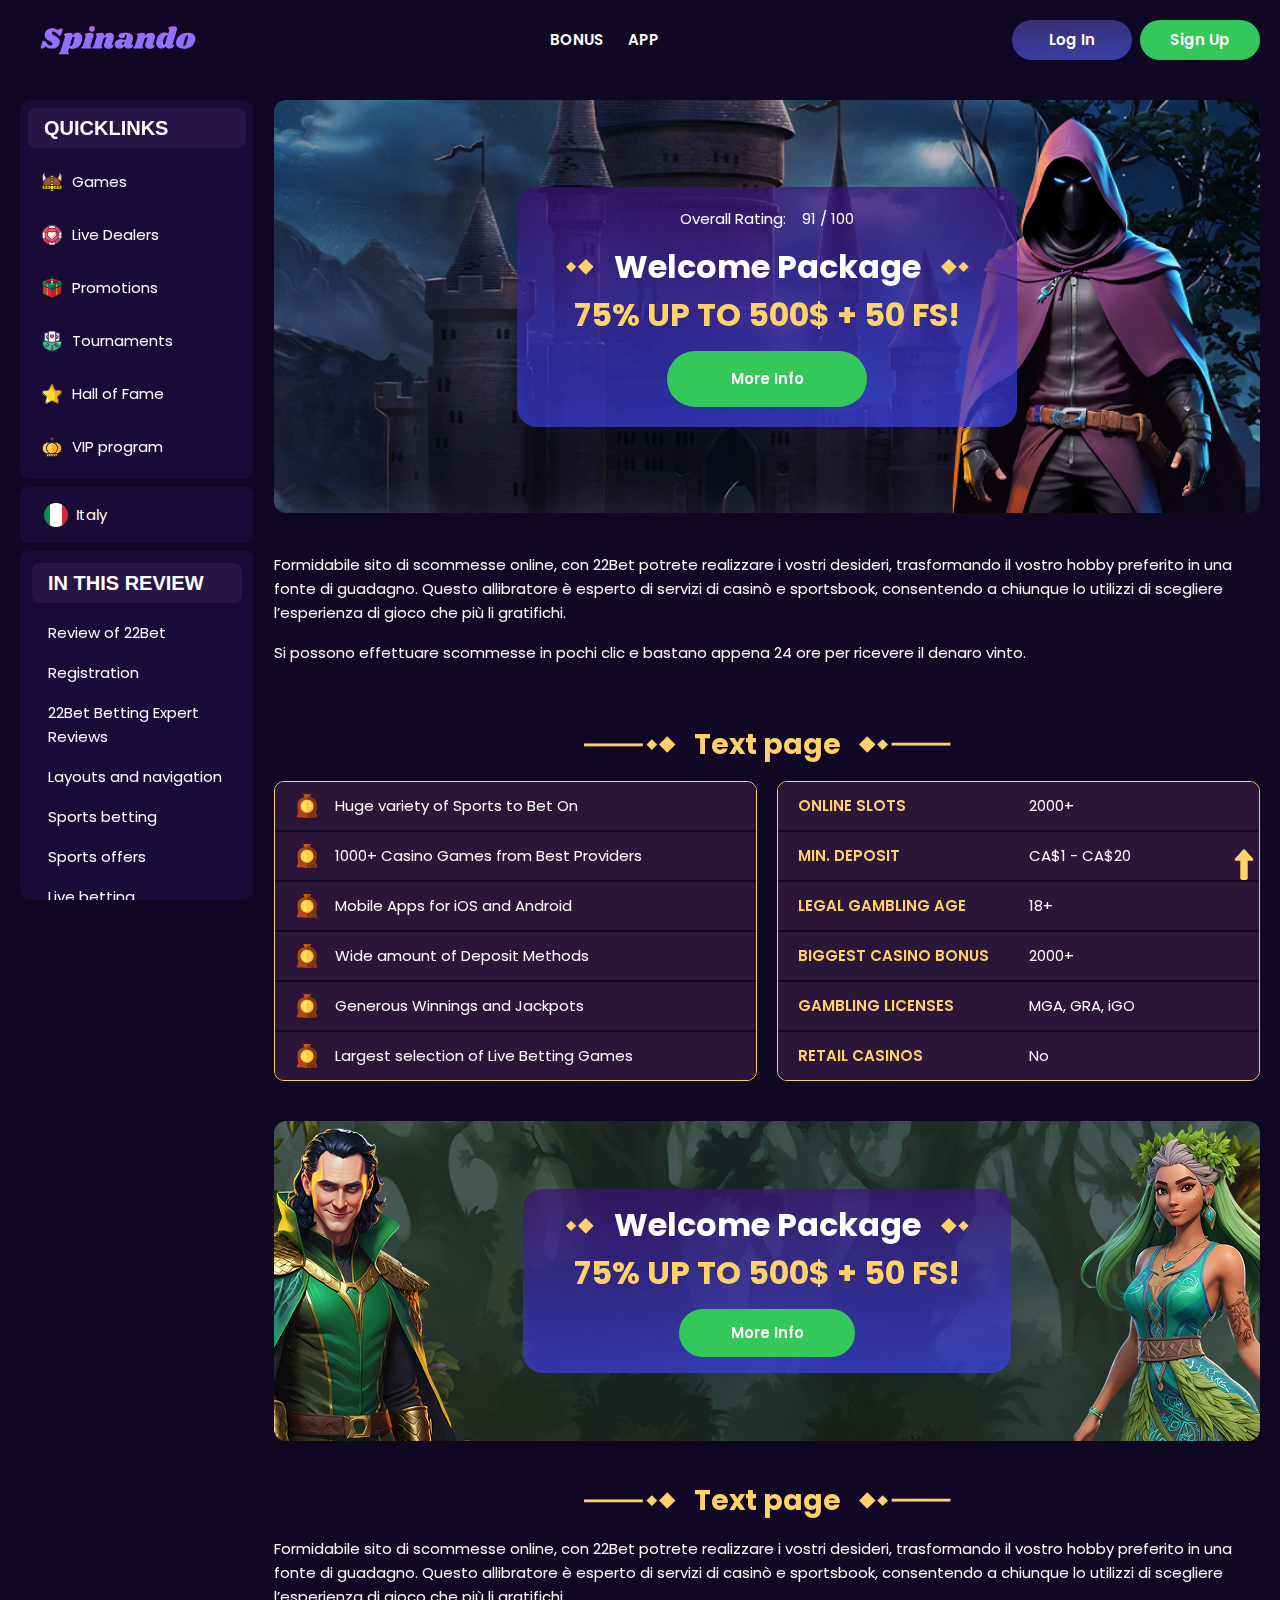
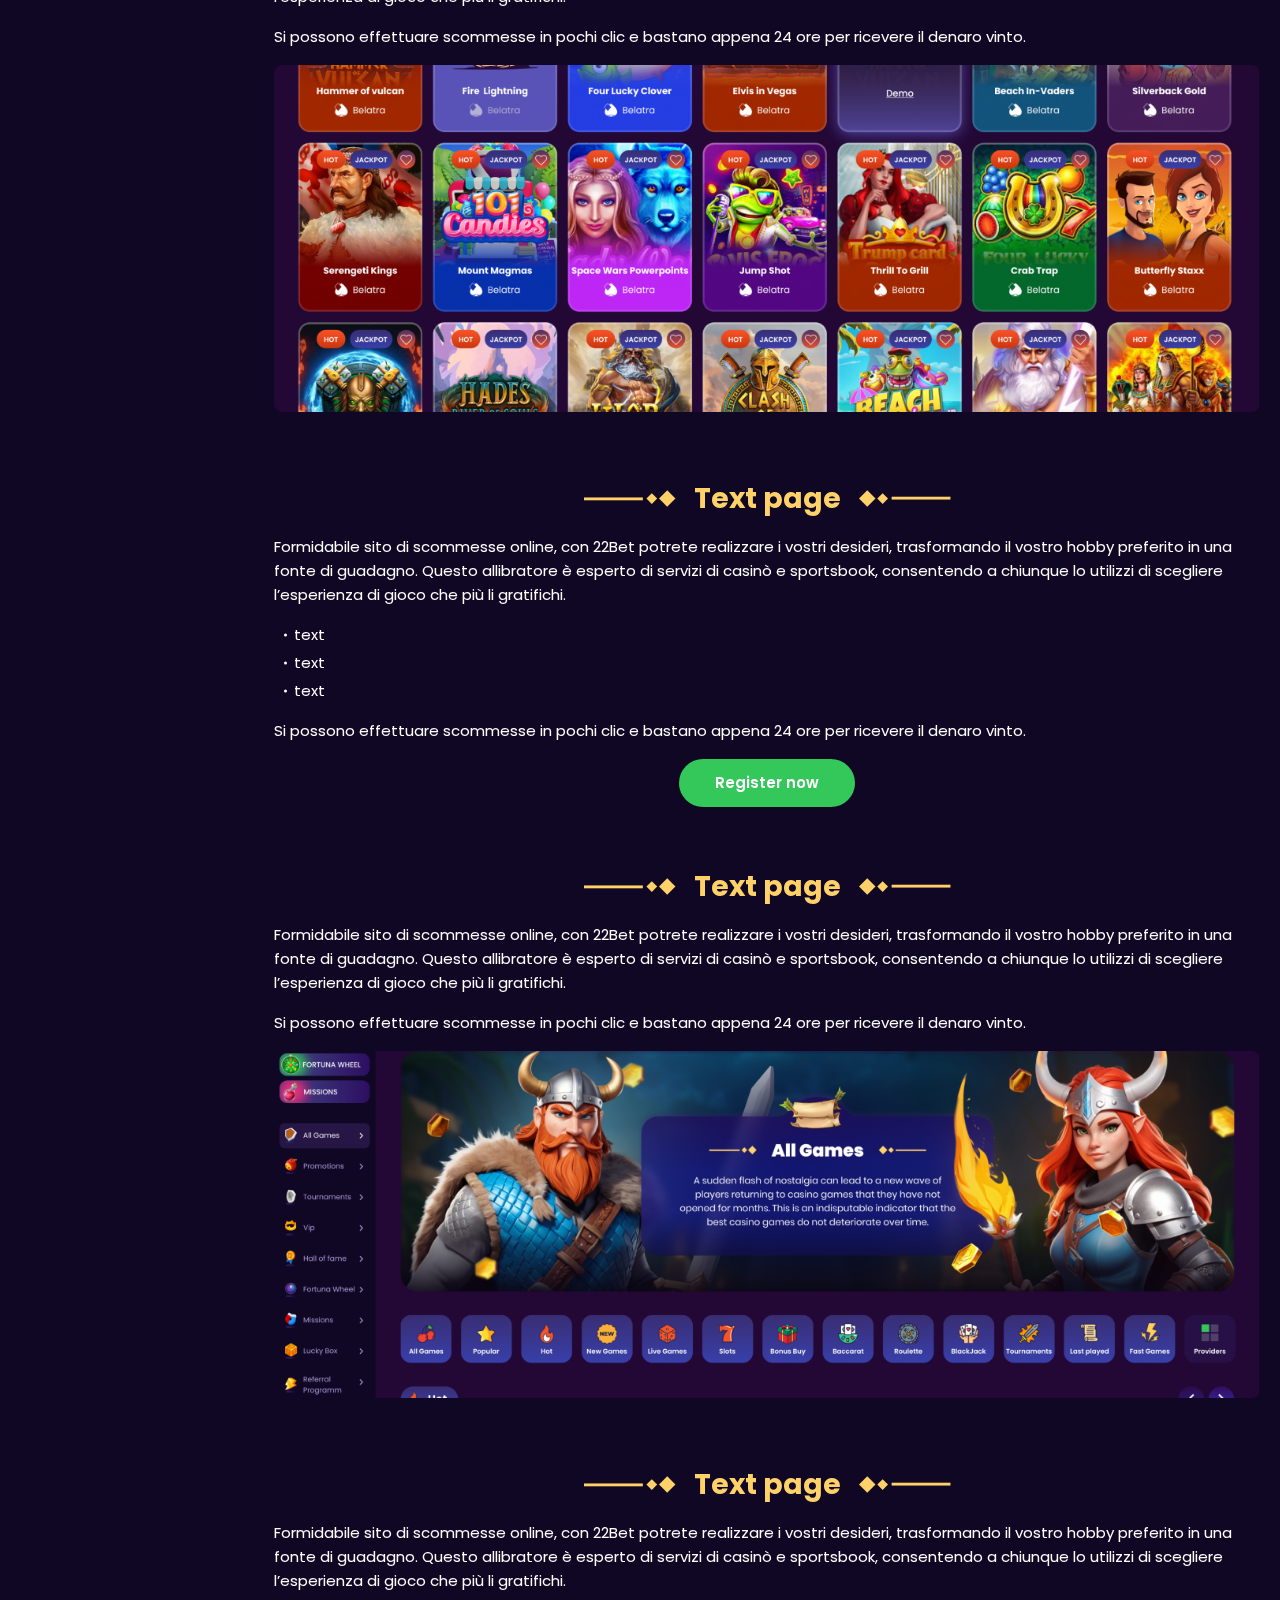
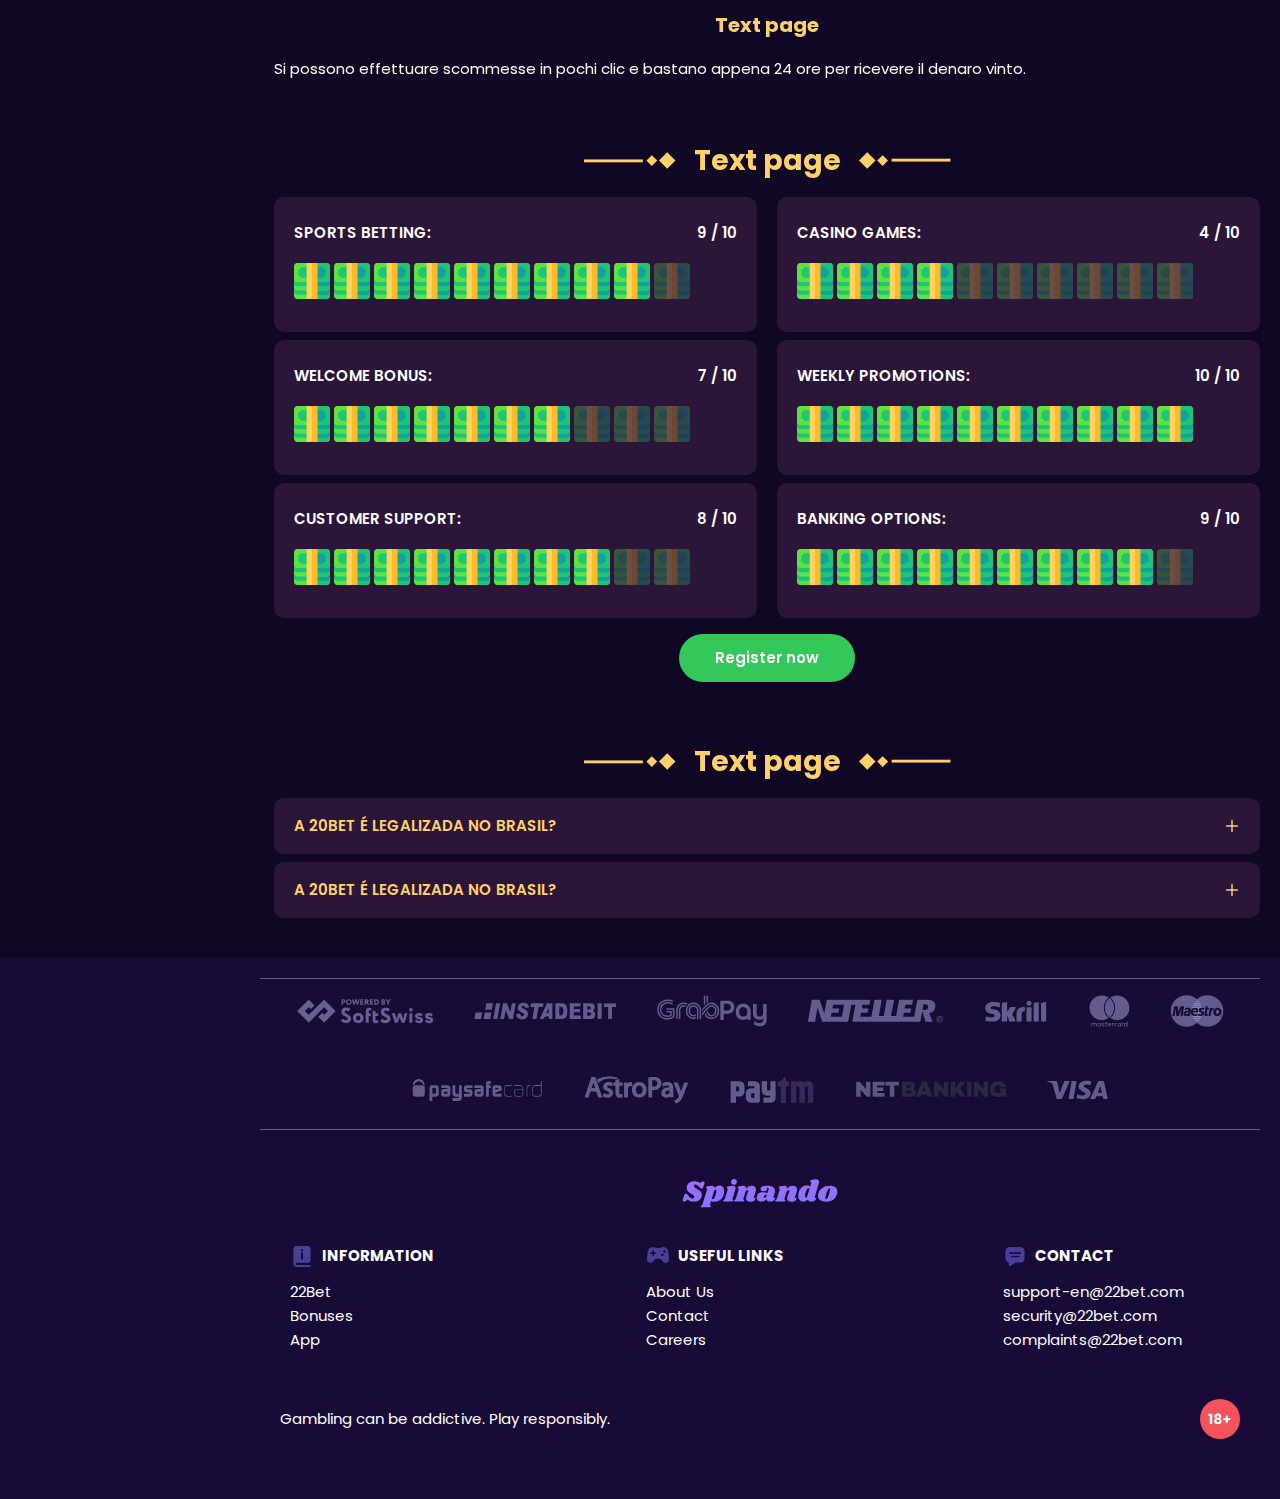
<file: index.html>
<!DOCTYPE html>
<html lang="it">
  <head>
    <meta charset="UTF-8" />
    <meta name="viewport" content="width=device-width, initial-scale=1.0" />
    <title>Welcome Package</title>
    <meta
      name="description"
      content=""
    />
    <meta property="og:site_name" content="Slotsgem Casino" />
    <meta
      property="og:title"
      content="Welcome Package"
    />
    <meta property="og:type" content="website" />
    <meta property="og:url" content="http://spinando-it.com/" />
    <meta property="og:image" content />
    <meta property="og:image:alt" content />
    <meta property="og:locale" content="it" />
    <meta
      property="og:description"
      content=""
    />
    <link rel="preconnect" href="https://fonts.googleapis.com" />
    <link rel="preconnect" href="https://fonts.gstatic.com" crossorigin />
    <link
      href="https://fonts.googleapis.com/css2?family=Poppins:wght@400;500;600;700;900&family=Roboto&family=Roboto+Condensed:ital,wght@0,100..900;1,100..900&display=swap"
      rel="stylesheet"
    />
    <link rel="stylesheet" href="./css/reset.css" />
    <link rel="stylesheet" href="./css/main.css" />
    <link rel="stylesheet" href="./css/media.css" />
    <link rel="icon" href="./images/favicon.ico" type="image/x-icon" />
    
     <script src="https://code.jquery.com/jquery-3.6.1.min.js" integrity="sha256-o88AwQnZB+VDvE9tvIXrMQaPlFFSUTR+nldQm1LuPXQ=" crossorigin="anonymous"></script>
  </head>
  <body>
    <header class="header">
      <section class="content header__content">
        <a href="./index.html" class="logo header__logo"
          ><img src="./images/logo.svg" alt="logo" title=""
        /></a>
        <button class="header__btn-menu">
          <svg
            width="16px"
            height="16px"
            viewBox="0 0 16 16"
            xmlns="http://www.w3.org/2000/svg"
          >
            <rect y="0" width="16" height="3" rx="1.5"></rect>
            <rect y="6.5" width="16" height="3" rx="1.5"></rect>
            <rect y="13" width="16" height="3" rx="1.5"></rect>
          </svg>
        </button>
        <nav class="menu header__menu">
          <ul class="header__menu-list">
            <li><a href="./bonus.html">Bonus</a></li>
            <li><a href="./app.html">App</a></li>
          </ul>
          <div class="header__btn">
            <a
              href="#"
              class="header__button header__button-login header__btn-login"
              >Log in
            </a>
            <a
              href="#"
              class="header__button header__button-signin header__btn-signin"
              >Sign Up</a
            >
          </div>
          <a class="sidebar__country sidebar__country-menu " href="#">
            <span><img src="./images/flag.png" alt="Sweden Flag" title /></span>
            <span>Italy</span>
          </a>
        </nav>
      
        <a href="#" class="header__button header__button-login">Log in </a>
        <a href="#" class="header__button header__button-signin">Sign Up</a>
        
      </section>
    </header>
 <main class="main">
        <aside class="sidebar-wrapper">
            <section class="content sidebar">
              <nav class="menu sidebar__menu">
                <button class="sidebar__nav-button">
                  Quicklinks
                </button>
                <ul>
                  <li >
                    <a href="#" ><img class="icon-default" src="./images/sidebar/games.svg" alt=" Games"  title/>
                      Games</a>
                    
                  </li>
                  <li >
                    <a href="#" ><img class="icon-default" src="./images/sidebar/live.svg" alt="Live Dealers"  title/>
                      
                     Live Dealers</a>
                  </li>
                  <li >
                    <a href="#" > <img class="icon-default" src="./images/sidebar/promotions.svg"  alt="Promotions"  title/>
                      
                      <span>Promotions</span></a>
                  </li> 
                  <li >
                    <a href="#" > <img class="icon-default" src="./images/sidebar/tournaments.svg"  alt="Promotions"  title/>
                      
                      <span>Tournaments</span></a>
                  </li>    
                 
                  <li >
                    <a href="#" ><img class="icon-default" src="./images/sidebar/hall.svg" alt="Hall of Fame" title>
                     
                      Hall of Fame</a>
                  </li>
                  <li >
                    <a href="" ><img class="icon-default" src="./images/sidebar/vip.svg" alt="vip" title/>
                      VIP program</a>
                  </li>
                  
                </ul>

          
              </nav>
              <a class="sidebar__country" href="#">
                <span><img src="./images/flag.png" alt=" Flag" title /></span>
                <span>Italy</span>
              </a>
              <div class="sidebar__navigation">
                <button class="sidebar__links-button">
                  In this review
                </button>
                <div class="sidebar__links">
                  <ul class="sidebar__links-list">
                      <li ><a  href="#" title>Review of 22Bet</a></li>
                      <li ><a  href="#" title>Registration</a></li>
                      <li ><a  href="#" title>22Bet Betting Expert Reviews</a></li>
                      <li ><a  href="#" title>Layouts and navigation</a></li>
                      <li ><a  href="#" title>Sports betting</a></li>
                      <li ><a  href="#" title>Sports offers</a></li>
                      <li ><a  href="#" title>Live betting</a></li>
                      <li ><a  href="#" title>Cash out</a></li>
                      <li ><a  href="#" title>Live stream</a></li>
                  </ul>
                </div>
              </div>
            </section>
          </aside>
    
          <section class="content__wrapper">
            <section class="content hero hero__content">
              <div class="background hero__background">
                <img src="./images/main/bg-main.png" alt="hero" title />
              </div>
    
              <div class="hero__data">
                <div
                  class="hero__rating"
                  itemscope
                  itemtype="http://schema.org/Game"
                >
                  <p>Overall Rating:</p>
                  <meta itemprop="name" content="http://spinando-it.com/" />
                  <span
                    itemprop="aggregateRating"
                    itemscope
                    itemtype="http://schema.org/AggregateRating"
                  >
                    <span itemprop="ratingValue"> 91 </span>
                    <span> / </span>
                    <span itemprop="bestRating"> 100 </span>
                    <meta itemprop="reviewCount" content="100" />
                  </span>
                </div>
                <h1 class="title general hero__title">
                  <strong>Welcome Package </strong>75% up to 500$ + 50 FS!
                </h1>
                <a href="#" class="button hero__button">More Info</a>
              </div>
            </section>
            <section class="content page-nav">
              <div class="page-nav-button sidebar__links-button">
                In this review
              </div>
              <ul class="page-nav-list sidebar__links-list">
               
                <li ><a  href="#" title>Review of 22Bet</a></li>
                <li ><a  href="#" title>Registration</a></li>
                <li ><a  href="#" title>22Bet Betting Expert Reviews</a></li>
                <li ><a  href="#" title>Layouts and navigation</a></li>
                <li ><a  href="#" title>Sports betting</a></li>
                <li ><a  href="#" title>Sports offers</a></li>
                <li ><a  href="#" title>Live betting</a></li>
                <li ><a  href="#" title>Cash out</a></li>
                <li ><a  href="#" title>Live stream</a></li>
              </ul>
            </section>
            <section class="content article ">
          
                <p >
                  Formidabile sito di scommesse online, con 22Bet potrete realizzare i
                  vostri desideri, trasformando il vostro hobby preferito in una fonte
                  di guadagno. Questo allibratore è esperto di servizi di casinò e
                  sportsbook, consentendo a chiunque lo utilizzi di scegliere
                  l’esperienza di gioco che più li gratifichi.
                </p>
            
                <p >
                  Si possono effettuare scommesse in pochi clic e bastano appena 24 ore
                  per ricevere il denaro vinto.
                </p>
              </section>
              <section class="content features">
                <h2 class="title high features__title">Text page </h2>
                  <div class="features__list">
                    <div class="features__info">
                      <ul >
                        <li class="features__item">
                                Huge variety of Sports to Bet On
                        </li>
                        <li>
                          1000+ Casino Games from Best Providers
                        </li>
                        <li>
                          Mobile Apps for iOS and Android
                        </li>
                      
                     
                        <li>
                          Wide amount of Deposit Methods
                        </li>
                        <li>
                          Generous Winnings and Jackpots
                        </li>
                        <li>
                         Largest selection of Live Betting Games
                        </li>
                      </ul>
                     </div>
                    <table class="about__table">
                      <tbody class="about__group">
                        
                          <tr>
                          <td>Online slots</td>
                          <td>2000+</td>
                         </tr>
                         
                         <tr>
                          <td>Min. deposit</td>
                          <td>CA$1 - CA$20</td>
                         </tr>
                         <tr>
                          <td>Legal gambling age</td>
                          <td>18+</td>
                        </tr>
                       
                          <tr>
                            <td>Biggest casino bonus</td>
                            <td>2000+</td>
                           </tr>
                          <tr>
                            <td>Gambling licenses</td>
                            <td>MGA, GRA, iGO</td>
                          </tr>
                          <tr>
                            <td>Retail casinos</td>
                            <td>No</td>
                          </tr>
                        </div>
                      </tbody>
                    </table>
                   
                  </div>
              </section> 
              <section class="content banner">
                <div class="background banner__background">
                  
                  <img src="./images/main/banner-main.png" alt="banner" title />
                  
                </div>
                <div class="banner__info">
                  <h2 class="title high banner__title-main">
                    <strong>Welcome Package </strong>75% up to 500$ + 50 FS!
                  </h2>
                  <a href="#" class="button banner__button">More Info</a>
                </div>
              </section>
              
             <section class=" content article">
                <h2 class="article__title high title">Text page</h2>
                
                <p class="">
                  Formidabile sito di scommesse online, con 22Bet potrete realizzare i
                  vostri desideri, trasformando il vostro hobby preferito in una fonte
                  di guadagno. Questo allibratore è esperto di servizi di casinò e
                  sportsbook, consentendo a chiunque lo utilizzi di scegliere
                  l’esperienza di gioco che più li gratifichi.
                </p>
                
                <p >
                  Si possono effettuare scommesse in pochi clic e bastano appena 24 ore
                  per ricevere il denaro vinto.
                </p>
                <div class="images">
                  <img
                  src="./images/main/image1-main.png"
                  alt="images" title
                  class=""
                  
                />
                </div>
              </section>
              <section class=" content article ">
                <h2 class="article__title high title">Text page</h2>
                <p >
                  Formidabile sito di scommesse online, con 22Bet potrete realizzare i
                  vostri desideri, trasformando il vostro hobby preferito in una fonte
                  di guadagno. Questo allibratore è esperto di servizi di casinò e
                  sportsbook, consentendo a chiunque lo utilizzi di scegliere
                  l’esperienza di gioco che più li gratifichi.
                </p>
                <ul>
                  <li >text</li>
                  <li >text</li>
                  <li >text</li>
                </ul>
                <p >
                  Si possono effettuare scommesse in pochi clic e bastano appena 24 ore
                  per ricevere il denaro vinto.
                </p>
                
                <a href="#" class="button  article__button">Register now</a>
              </section>
              <section class=" content article">
                <h2 class="article__title high title">Text page</h2>
               
                <p class="">
                  Formidabile sito di scommesse online, con 22Bet potrete realizzare i
                  vostri desideri, trasformando il vostro hobby preferito in una fonte
                  di guadagno. Questo allibratore è esperto di servizi di casinò e
                  sportsbook, consentendo a chiunque lo utilizzi di scegliere
                  l’esperienza di gioco che più li gratifichi.
                </p>
                <p >
                  Si possono effettuare scommesse in pochi clic e bastano appena 24 ore
                  per ricevere il denaro vinto.
                </p>
                <div class="images">
                  <img
                  src="./images/main/image2-main.png"
                  alt="images" title
                  class=""
                  
                />
                </div>
              </section>
              <section class=" content article ">
                <h2 class="article__title high title">Text page</h2>
                <p >
                  Formidabile sito di scommesse online, con 22Bet potrete realizzare i
                  vostri desideri, trasformando il vostro hobby preferito in una fonte
                  di guadagno. Questo allibratore è esperto di servizi di casinò e
                  sportsbook, consentendo a chiunque lo utilizzi di scegliere
                  l’esperienza di gioco che più li gratifichi.
                </p>
                
                <h3>Text page</h3>
                
                <p >
                  Si possono effettuare scommesse in pochi clic e bastano appena 24 ore
                  per ricevere il denaro vinto.
                </p>
               
              </section>
             <section class="content ratings ">
                <h2 class="ratings__title title high">
                  Text page
                </h2>
                
          <div class="ratings__content">
            <ul class="ratings__list">
              <li>
                
                <div  class="ratings__info">
                 
                  <span class="ratings__data">
                    <span>9</span>
                    <span>/</span>
                    <span>10</span>
                  </span>
                  <p>Sports betting:</p>
                </div>
                <div class="ratings__img">
                  <img src="./images/main/ratings-icon.svg" alt="ratings" title>
                  <img src="./images/main/ratings-icon.svg" alt="ratings" title>
                  <img src="./images/main/ratings-icon.svg" alt="ratings" title>
                  <img src="./images/main/ratings-icon.svg" alt="ratings" title>
                  <img src="./images/main/ratings-icon.svg" alt="ratings" title>
                  <img src="./images/main/ratings-icon.svg" alt="ratings" title>
                  <img src="./images/main/ratings-icon.svg" alt="ratings" title>
                  <img src="./images/main/ratings-icon.svg" alt="ratings" title>
                  <img src="./images/main/ratings-icon.svg" alt="ratings" title>
                  <img class="ratings-icon-grey" src="./images/main/ratings-icon-grey.svg" alt="ratings" title>
                  
                </div>
              </li>
              <li>
                
                <div class="ratings__info">
                  <span class="ratings__data">
                    <span>7</span>
                    <span>/</span>
                    <span>10</span>
                  </span>
                  <p>Welcome Bonus:
                  </p>

                </div>
                <div class="ratings__img">
                  <img src="./images/main/ratings-icon.svg" alt="ratings" title>
                  <img src="./images/main/ratings-icon.svg" alt="ratings" title>
                  <img src="./images/main/ratings-icon.svg" alt="ratings" title>
                  <img src="./images/main/ratings-icon.svg" alt="ratings" title>
                  <img src="./images/main/ratings-icon.svg" alt="ratings" title>
                <img src="./images/main/ratings-icon.svg" alt="ratings" title>
                <img src="./images/main/ratings-icon.svg" alt="ratings" title>
                  <img class="ratings-icon-grey" src="./images/main/ratings-icon-grey.svg" alt="ratings" title>
                  <img class="ratings-icon-grey" src="./images/main/ratings-icon-grey.svg" alt="ratings" title>
                  <img class="ratings-icon-grey" src="./images/main/ratings-icon-grey.svg" alt="ratings" title>
              
                </div>
              </li>
              <li>
                
                <div class="ratings__info">
                  <span class="ratings__data">
                    <span>8</span>
                    <span>/</span>
                    <span>10</span>
                  </span>
                  <p>Customer support:</p>
                
                </div>
                <div class="ratings__img">
                  <img src="./images/main/ratings-icon.svg" alt="ratings" title>
                  <img src="./images/main/ratings-icon.svg" alt="ratings" title>
                  <img src="./images/main/ratings-icon.svg" alt="ratings" title>
                  <img src="./images/main/ratings-icon.svg" alt="ratings" title>
                  <img src="./images/main/ratings-icon.svg" alt="ratings" title>
                  <img src="./images/main/ratings-icon.svg" alt="ratings" title>
                  <img src="./images/main/ratings-icon.svg" alt="ratings" title>
                  <img src="./images/main/ratings-icon.svg" alt="ratings" title>
                  <img class="ratings-icon-grey" src="./images/main/ratings-icon-grey.svg" alt="ratings" title>
                  <img class="ratings-icon-grey" src="./images/main/ratings-icon-grey.svg" alt="ratings" title>
                  
                </div>  
            </li>
            </ul>
            <ul class="ratings__list">
            <li>
             
              <div class="ratings__info">
                <span class="ratings__data">
                  <span>4</span>
                  <span>/</span>
                  <span>10</span>
                </span>
                <p>Casino games:</p>
              
              </div>
              <div class="ratings__img">
                <img src="./images/main/ratings-icon.svg" alt="ratings" title>
                <img src="./images/main/ratings-icon.svg" alt="ratings" title>
                <img src="./images/main/ratings-icon.svg" alt="ratings" title>
                <img src="./images/main/ratings-icon.svg" alt="ratings" title>
                <img class="ratings-icon-grey" src="./images/main/ratings-icon-grey.svg" alt="ratings" title>
                <img class="ratings-icon-grey" src="./images/main/ratings-icon-grey.svg" alt="ratings" title>
                <img class="ratings-icon-grey" src="./images/main/ratings-icon-grey.svg" alt="ratings" title>
                <img class="ratings-icon-grey" src="./images/main/ratings-icon-grey.svg" alt="ratings" title>
                <img class="ratings-icon-grey" src="./images/main/ratings-icon-grey.svg" alt="ratings" title>
                <img class="ratings-icon-grey" src="./images/main/ratings-icon-grey.svg" alt="ratings" title>
               
              </div>
             
            </li>
              <li>
                
                <div class="ratings__info">
                  <span class="ratings__data">
                    <span>10</span>
                    <span>/</span>
                    <span>10</span>
                  </span>
                  <p>Weekly Promotions:
                  </p> 
                </div>
                <div class="ratings__img">
                  <img src="./images/main/ratings-icon.svg" alt="ratings" title>
                <img src="./images/main/ratings-icon.svg" alt="ratings" title>
                <img src="./images/main/ratings-icon.svg" alt="ratings" title>
                <img src="./images/main/ratings-icon.svg" alt="ratings" title>
                <img src="./images/main/ratings-icon.svg" alt="ratings" title>
                <img src="./images/main/ratings-icon.svg" alt="ratings" title>
                <img src="./images/main/ratings-icon.svg" alt="ratings" title>
                <img src="./images/main/ratings-icon.svg" alt="ratings" title>
                <img src="./images/main/ratings-icon.svg" alt="ratings" title>
                <img src="./images/main/ratings-icon.svg" alt="ratings" title>
                </div>   
              </li>
             

             
            <li>
              
              <div class="ratings__info">
                <span class="ratings__data">
                  <span>9</span>
                  <span>/</span>
                  <span>10</span>
                </span>
                <p>Banking Options:</p>
               
              </div> 
              <div class="ratings__img">
                <img src="./images/main/ratings-icon.svg" alt="ratings" title>
                <img src="./images/main/ratings-icon.svg" alt="ratings" title>
                <img src="./images/main/ratings-icon.svg" alt="ratings" title>
                <img src="./images/main/ratings-icon.svg" alt="ratings" title>
                <img src="./images/main/ratings-icon.svg" alt="ratings" title>
                <img src="./images/main/ratings-icon.svg" alt="ratings" title>
                <img src="./images/main/ratings-icon.svg" alt="ratings" title>
                <img src="./images/main/ratings-icon.svg" alt="ratings" title>
                <img src="./images/main/ratings-icon.svg" alt="ratings" title>
                <img class="ratings-icon-grey" src="./images/main/ratings-icon-grey.svg" alt="ratings" title>
              </div>
            </li> 
          
            </ul>
           
          </div>
            
              <a href="#" class="button ratings__button">Register now</a>
              </section>
               <section class="content faq ">
                <h2 class="title high faq__title ">Text page</h2>
                <ul class="faq__list " itemscope itemtype="https://schema.org/FAQPage">
                  <li class="faq__item"  itemscope itemprop="mainEntity" itemtype="https://schema.org/Question">
                    <h3 class="title medium faq__subtitle js-button-expander"  itemprop="name">A 20Bet é legalizada no Brasil?
                     </h3>
                    <div  class="faq__answer js-expand-content" itemscope  itemprop="acceptedAnswer" itemtype="https://schema.org/Answer">
                      <p  itemprop="text">
                        O pacote especial para novos usuários da 20Bet paga 100% sobre o primeiro depósito, com limite de 600 BRL.
                      </p>
                    </div>
                  </li>
                  <li class="faq__item"  itemscope itemprop="mainEntity" itemtype="https://schema.org/Question">
                    <h3 class="title medium faq__subtitle js-button-expander"  itemprop="name">A 20Bet é legalizada no Brasil?</h3>
                    <div class="faq__answer js-expand-content" itemscope  itemprop="acceptedAnswer" itemtype="https://schema.org/Answer">
                      <p  itemprop="text">
                        O pacote especial para novos usuários da 20Bet paga 100% sobre o primeiro depósito, com limite de 600 BRL.
                      </p>
                    </div>
                  </li> 
                  
                  
                </ul>
              </section> 
              <div class=""  onclick="scrollToTop()">
                <button class="main__arrow" id="scrollToTopBtn"></button>
              </div> 
          </section>
    
    </main> 
    <footer class="footer">
      <section class="content footer__content">
        <ul class="footer__cards">
          <li>
            <a href="#"><img src="./images/softswiss.svg" alt="cards" title /></a>
          </li>
          <li>
            <a href="#"><img src="./images/instadebit.svg" alt="cards" title /></a>
          </li>
          <li>
            <a href="#"
              ><img src="./images/grabpay.svg" alt="cards" title
            /></a>
          </li>
          <li>
            <a href="#"><img src="./images/neteller.svg" alt="cards" title /></a>
          </li>
          <li>
            <a href="#"><img src="./images/scrill.svg" alt="cards" title /></a>
          </li>
          <li>
            <a href="#"><img src="./images/mastercard.svg" alt="cards" title /></a>
          </li>
          <li>
            <a href="#"><img src="./images/maestro.svg" alt="cards" title /></a>
          </li>
          <li>
            <a href="#"><img src="./images/paysafecard.svg" alt="cards" title /></a>
          </li>
          <li>
            <a href="#"><img src="./images/astropay.svg" alt="cards" title /></a>
          </li>
          <li>
            <a href="#"><img src="./images/paytm.svg" alt="cards" title /></a>
          </li>
          <li>
            <a href="#"><img src="./images/netbanking.svg" alt="cards" title /></a>
          </li>
          <li>
            <a href="#"><img src="./images/visa.svg" alt="cards" title /></a>
          </li>
        </ul>
       <div class="footer__wrapper">
        <a href="./index.html" class="logo footer__logo"
        ><img src="./images/logo.svg" alt="logo" title=""
      /></a>
        <ul class="footer__menu">
          <li>
            <div>Information</div>
            <ul class="footer__info">
              <li><a href="#">22Bet
              </a></li>
              <li><a href="#">Bonuses</a></li>
              <li><a href="#">App
              </a></li>
              
            
            </ul>
          </li>
          
          <li>
            <div>Useful Links</div>
            <ul class="footer__info">
              <li><a href="#">About Us</a></li>
              <li><a href="#">Contact</a></li>
              <li><a href="#">Careers</a></li>
            </ul>
          </li>
          <li>
            <div>Contact
            </div>
            <ul class="footer__info">
              <li><a href="mailto:support-en@22bet.com" >support-en@22bet.com</a></li>
              <li><a href="mailto:security@22bet.com">security@22bet.com</a></li>
              <li><a href="mailto:complaints@22bet.com">complaints@22bet.com</a></li>
            </ul>
          </li>
        </ul>
       </div>
       
        <div class="footer__wrapp">
          
          <p>
            Gambling can be addictive. Play responsibly.
          </p>
          <img src="./images/age.svg" alt="age" title />
        </div>
      </section>
    </footer>
    <script src="./js/sidebar.js" defer></script>
    <script src="./js/arrowUp.js" defer></script>
    <script src="./js/expander.js" defer></script>
    <script src="./js/mobile-menu.js" defer></script>
  </body>
</html>
</file>
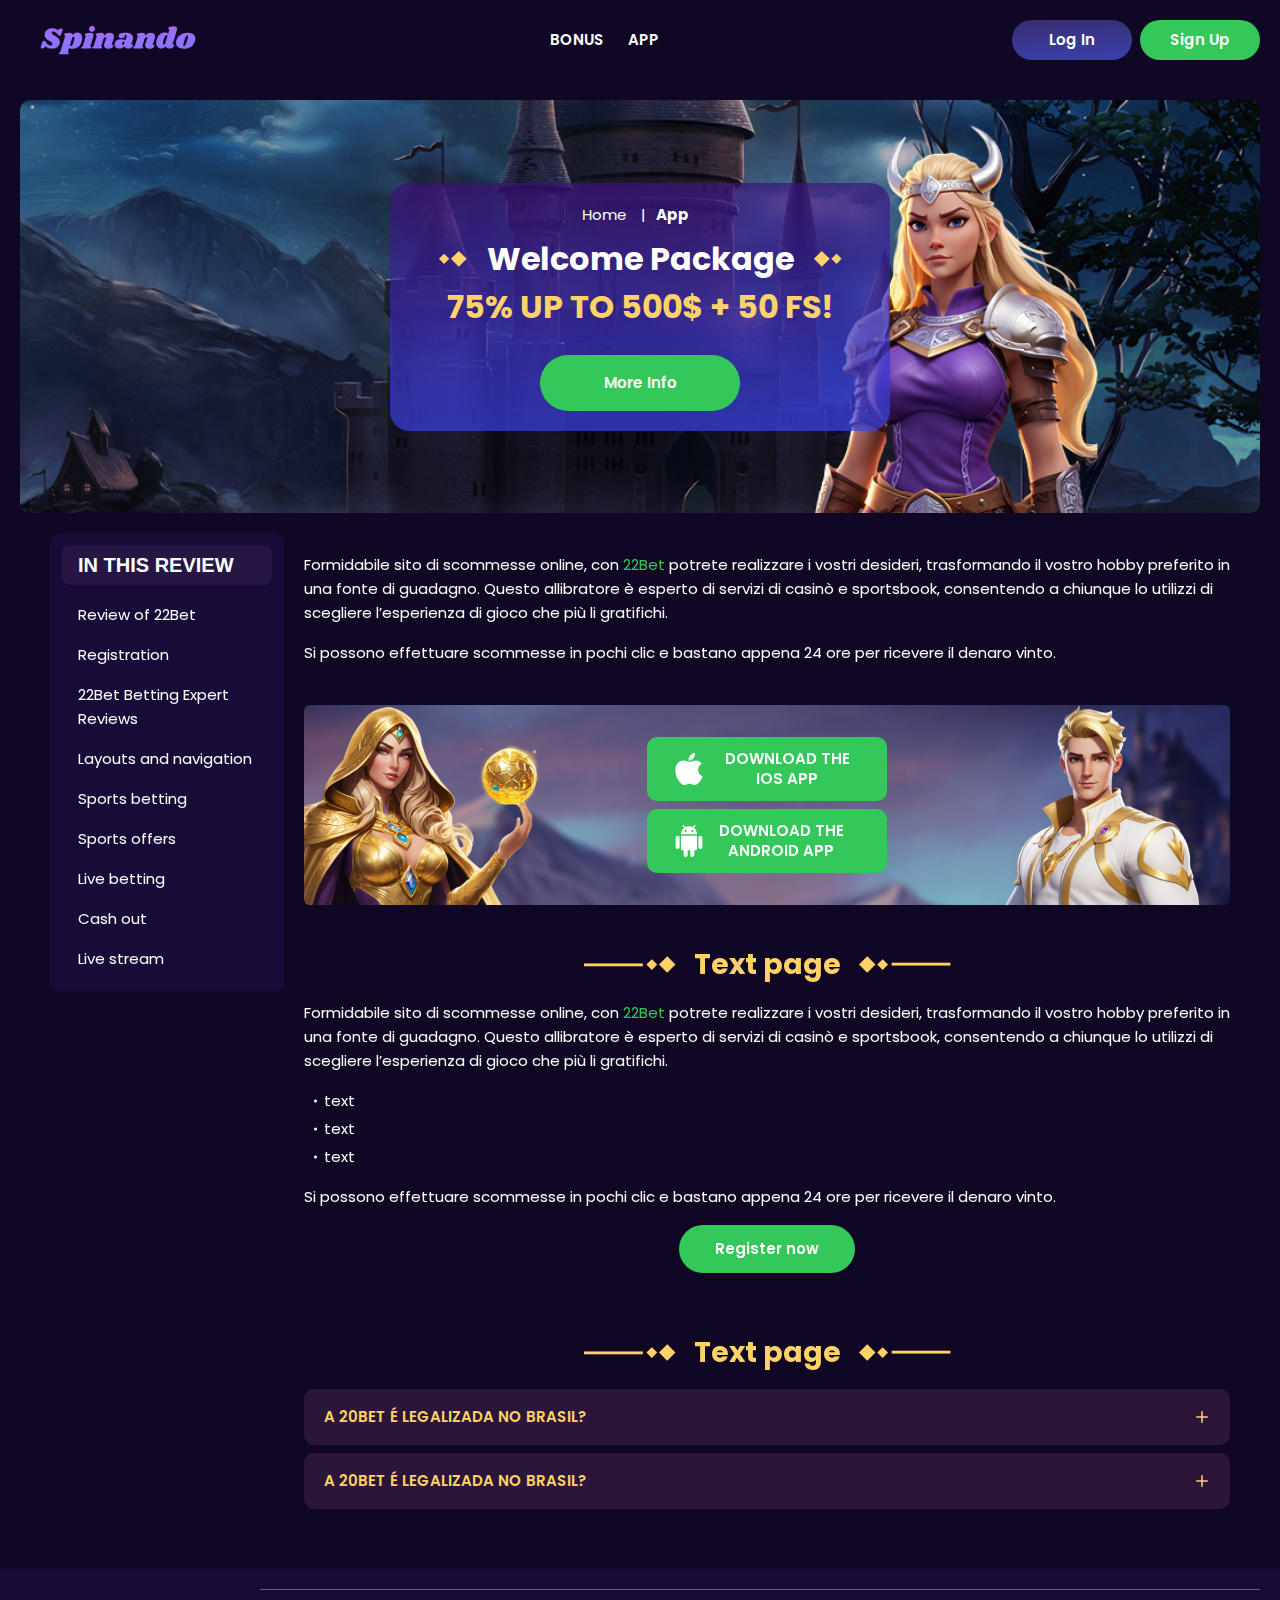
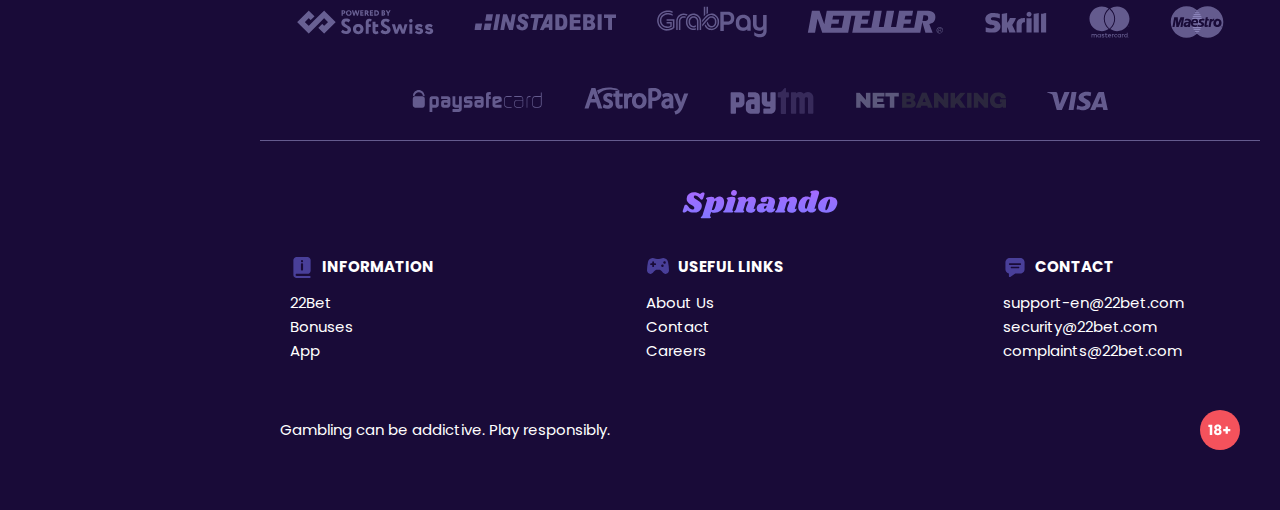
<file: app.html>
<!DOCTYPE html>
<html lang="it">
  <head>
    <meta charset="UTF-8" />
    <meta name="viewport" content="width=device-width, initial-scale=1.0" />
    <title>Welcome Package</title>
    <meta
      name="description"
      content=""
    />
    <meta property="og:site_name" content="Slotsgem Casino" />
    <meta
      property="og:title"
      content="Welcome Package"
    />
    <meta property="og:type" content="website" />
    <meta property="og:url" content="http://spinando-it.com/" />
    <meta property="og:image" content />
    <meta property="og:image:alt" content />
    <meta property="og:locale" content="it" />
    <meta
      property="og:description"
      content=""
    />
    <link rel="preconnect" href="https://fonts.googleapis.com" />
    <link rel="preconnect" href="https://fonts.gstatic.com" crossorigin />
    <link
      href="https://fonts.googleapis.com/css2?family=Poppins:wght@400;500;600;700;900&family=Roboto&family=Roboto+Condensed:ital,wght@0,100..900;1,100..900&display=swap"
      rel="stylesheet"
    />
    <link rel="stylesheet" href="./css/reset.css" />
    <link rel="stylesheet" href="./css/main.css" />
    <link rel="stylesheet" href="./css/media.css" />
    <link rel="icon" href="./images/favicon.ico" type="image/x-icon" />
    <script
      src="https://code.jquery.com/jquery-3.6.1.min.js"
      integrity="sha256-o88AwQnZB+VDvE9tvIXrMQaPlFFSUTR+nldQm1LuPXQ="
      crossorigin="anonymous"
    ></script>
  </head>
  <body>
    <header class="header">
      <section class="content header__content">
        <a href="./index.html" class="logo header__logo"
          ><img src="./images/logo.svg" alt="logo" title=""
        /></a>
        <button class="header__btn-menu">
          <svg
            width="16px"
            height="16px"
            viewBox="0 0 16 16"
            xmlns="http://www.w3.org/2000/svg"
          >
            <rect y="0" width="16" height="3" rx="1.5"></rect>
            <rect y="6.5" width="16" height="3" rx="1.5"></rect>
            <rect y="13" width="16" height="3" rx="1.5"></rect>
          </svg>
        </button>
        <nav class="menu header__menu">
          <ul class="header__menu-list">
            <li><a href="./bonus.html">Bonus</a></li>
            <li><a href="./app.html">App</a></li>
          </ul>
          <div class="header__btn">
            <a
              href="#"
              class="header__button header__button-login header__btn-login"
              >Log in
            </a>
            <a
              href="#"
              class="header__button header__button-signin header__btn-signin"
              >Sign Up</a
            >
          </div>
          <a class="sidebar__country sidebar__country-menu " href="#">
            <span><img src="./images/flag.png" alt=" Flag" title /></span>
            <span>Italy</span>
          </a>
        </nav>
       
        <a href="#" class="header__button header__button-login">Log in </a>
        <a href="#" class="header__button header__button-signin">Sign Up</a>

        
      </section>
    </header>
    <main class="main main-page">
      <section class=" hero hero__app hero__page">
        <div class="background hero__background hero__background-page">
          <img src="./images/app/bg-app.png" alt="hero" title />
        </div>

        <div class="hero__data hero__data-app">
          <ul
            class="breadcrumbs"
            itemscope
            itemtype="https://schema.org/BreadcrumbList"
          >
            <li
              itemprop="itemListElement"
              itemscope
              itemtype="https://schema.org/ListItem"
            >
              <a href="#" itemprop="item">
                <span itemprop="name">Home</span></a
              >
              <meta itemprop="position" content="1" />
            </li>
            <li
              itemprop="itemListElement"
              itemscope
              itemtype="https://schema.org/ListItem"
            >
              <a href="#" itemprop="item"> <span itemprop="name">App</span></a>
              <meta itemprop="position" content="2" />
            </li>
          </ul>
          <h1 class="title general hero__title">
            <strong>Welcome Package </strong>75% up to 500$ + 50 FS!
          </h1>
          
          <a href="#" class="button hero__button hero__button-app">More Info</a>
        </div>
      </section>
      <section class="main__wrap main__wrap-page">
      <aside class="sidebar-wrapper">
        <section class="content sidebar">
         
          <div class="sidebar__navigation">
          <button class="sidebar__links-button">In this review</button>
          <div class="sidebar__links">
            <ul class="sidebar__links-list">
              <li><a href="#" title>Review of 22Bet</a></li>
              <li><a href="#" title>Registration</a></li>
              <li><a href="#" title>22Bet Betting Expert Reviews</a></li>
              <li><a href="#" title>Layouts and navigation</a></li>
              <li><a href="#" title>Sports betting</a></li>
              <li><a href="#" title>Sports offers</a></li>
              <li><a href="#" title>Live betting</a></li>
              <li><a href="#" title>Cash out</a></li>
              <li><a href="#" title>Live stream</a></li>
            </ul>
          </div>
          </div>
        </section>
      </aside>

      <section class="content__wrapper">
       
        <section class="content page-nav">
          <div class="page-nav-button sidebar__links-button">In this review</div>
          <ul class="page-nav-list sidebar__links-list">
            <li><a href="#" title>Review of 22Bet</a></li>
            <li><a href="#" title>Registration</a></li>
            <li><a href="#" title>22Bet Betting Expert Reviews</a></li>
            <li><a href="#" title>Layouts and navigation</a></li>
            <li><a href="#" title>Sports betting</a></li>
            <li><a href="#" title>Sports offers</a></li>
            <li><a href="#" title>Live betting</a></li>
            <li><a href="#" title>Cash out</a></li>
            <li><a href="#" title>Live stream</a></li>
          </ul>
        </section>
        <section class="content article">
        
          <p>
            Formidabile sito di scommesse online, con
            <a href="#" class="article__link">22Bet</a> potrete realizzare i vostri desideri, trasformando il vostro hobby preferito in una fonte di guadagno. Questo allibratore è esperto di servizi di casinò e sportsbook, consentendo a chiunque lo utilizzi di scegliere l’esperienza di gioco che più li gratifichi.
          </p>
          <p>Si possono effettuare scommesse in pochi clic e bastano appena 24 ore per ricevere il denaro vinto.</p>
        </section>
        <section class="content  banner__app">
          <div class="background banner__background-app">
            <img class="background-app" src="./images/app/banner-app.png" alt="banner" title />
          </div>
          <div class="banner__content banner__content-app">
           
                <a href="#" class="banner__btn banner__btn-android"
                >  DOWNLOAD
                THE IOS APP
                </span></a>
                
              
              <a href="#" class="banner__btn banner__btn-app">
                DOWNLOAD THE android APP</a>
            </div>
        
        </section>
        <section class="content article">
          <h2 class="article__title high title">
            Text page
          </h2>
          <p>
            Formidabile sito di scommesse online, con <a href="#" class="article__link">22Bet</a> potrete realizzare i vostri desideri, trasformando il vostro hobby preferito in una fonte di guadagno. Questo allibratore è esperto di servizi di casinò e sportsbook, consentendo a chiunque lo utilizzi di scegliere l’esperienza di gioco che più li gratifichi.
          </p>
          
          <ul >
            <li >text</li>
                  <li >text</li>
                  <li >text</li>
          </ul>
          <p>Si possono effettuare scommesse in pochi clic e bastano appena 24 ore per ricevere il denaro vinto.</p>
          
          <a href="#" class="button article__button">Register now</a>
        </section>
        <section class="content faq">
          <h2 class="title high faq__title">Text page</h2>
          <ul class="faq__list " itemscope itemtype="https://schema.org/FAQPage">
            <li class="faq__item"  itemscope itemprop="mainEntity" itemtype="https://schema.org/Question">
              <h3 class="title medium faq__subtitle js-button-expander"  itemprop="name">A 20Bet é legalizada no Brasil?
               </h3>
              <div  class="faq__answer js-expand-content" itemscope  itemprop="acceptedAnswer" itemtype="https://schema.org/Answer">
                <p  itemprop="text">
                  O pacote especial para novos usuários da 20Bet paga 100% sobre o primeiro depósito, com limite de 600 BRL.
                </p>
              </div>
            </li>
            <li class="faq__item"  itemscope itemprop="mainEntity" itemtype="https://schema.org/Question">
              <h3 class="title medium faq__subtitle js-button-expander"  itemprop="name">A 20Bet é legalizada no Brasil?</h3>
              <div class="faq__answer js-expand-content" itemscope  itemprop="acceptedAnswer" itemtype="https://schema.org/Answer">
                <p  itemprop="text">
                  O pacote especial para novos usuários da 20Bet paga 100% sobre o primeiro depósito, com limite de 600 BRL.
                </p>
              </div>
            </li> 
            
            
          </ul>
        </section>
      </section>
      </section>
    </main>
    <footer class="footer">
      <section class="content footer__content">
        <ul class="footer__cards">
          <li>
            <a href="#"><img src="./images/softswiss.svg" alt="cards" title /></a>
          </li>
          <li>
            <a href="#"><img src="./images/instadebit.svg" alt="cards" title /></a>
          </li>
          <li>
            <a href="#"
              ><img src="./images/grabpay.svg" alt="cards" title
            /></a>
          </li>
          <li>
            <a href="#"><img src="./images/neteller.svg" alt="cards" title /></a>
          </li>
          <li>
            <a href="#"><img src="./images/scrill.svg" alt="cards" title /></a>
          </li>
          <li>
            <a href="#"><img src="./images/mastercard.svg" alt="cards" title /></a>
          </li>
          <li>
            <a href="#"><img src="./images/maestro.svg" alt="cards" title /></a>
          </li>
          <li>
            <a href="#"><img src="./images/paysafecard.svg" alt="cards" title /></a>
          </li>
          <li>
            <a href="#"><img src="./images/astropay.svg" alt="cards" title /></a>
          </li>
          <li>
            <a href="#"><img src="./images/paytm.svg" alt="cards" title /></a>
          </li>
          <li>
            <a href="#"><img src="./images/netbanking.svg" alt="cards" title /></a>
          </li>
          <li>
            <a href="#"><img src="./images/visa.svg" alt="cards" title /></a>
          </li>
        </ul>
       <div class="footer__wrapper">
        <a href="./index.html" class="logo footer__logo"
        ><img src="./images/logo.svg" alt="logo" title=""
      /></a>
        <ul class="footer__menu">
          <li>
            <div>Information</div>
            <ul class="footer__info">
              <li><a href="#">22Bet
              </a></li>
              <li><a href="#">Bonuses</a></li>
              <li><a href="#">App
              </a></li>
              
            
            </ul>
          </li>
          
          <li>
            <div>Useful Links</div>
            <ul class="footer__info">
              <li><a href="#">About Us</a></li>
              <li><a href="#">Contact</a></li>
              <li><a href="#">Careers</a></li>
            </ul>
          </li>
          <li>
            <div>Contact
            </div>
            <ul class="footer__info">
              <li><a href="mailto:support-en@22bet.com" >support-en@22bet.com</a></li>
              <li><a href="mailto:security@22bet.com">security@22bet.com</a></li>
              <li><a href="mailto:complaints@22bet.com">complaints@22bet.com</a></li>
            </ul>
          </li>
        </ul>
       </div>
       
        <div class="footer__wrapp">
          
          <p>
            Gambling can be addictive. Play responsibly.
          </p>
          <img src="./images/age.svg" alt="age" title />
        </div>
      </section>
    </footer>
    <script src="./js/sidebar.js" defer></script>
    <script src="./js/expander.js" defer></script>
    <script src="./js/mobile-menu.js" defer></script>
  </body>
</html>
</file>
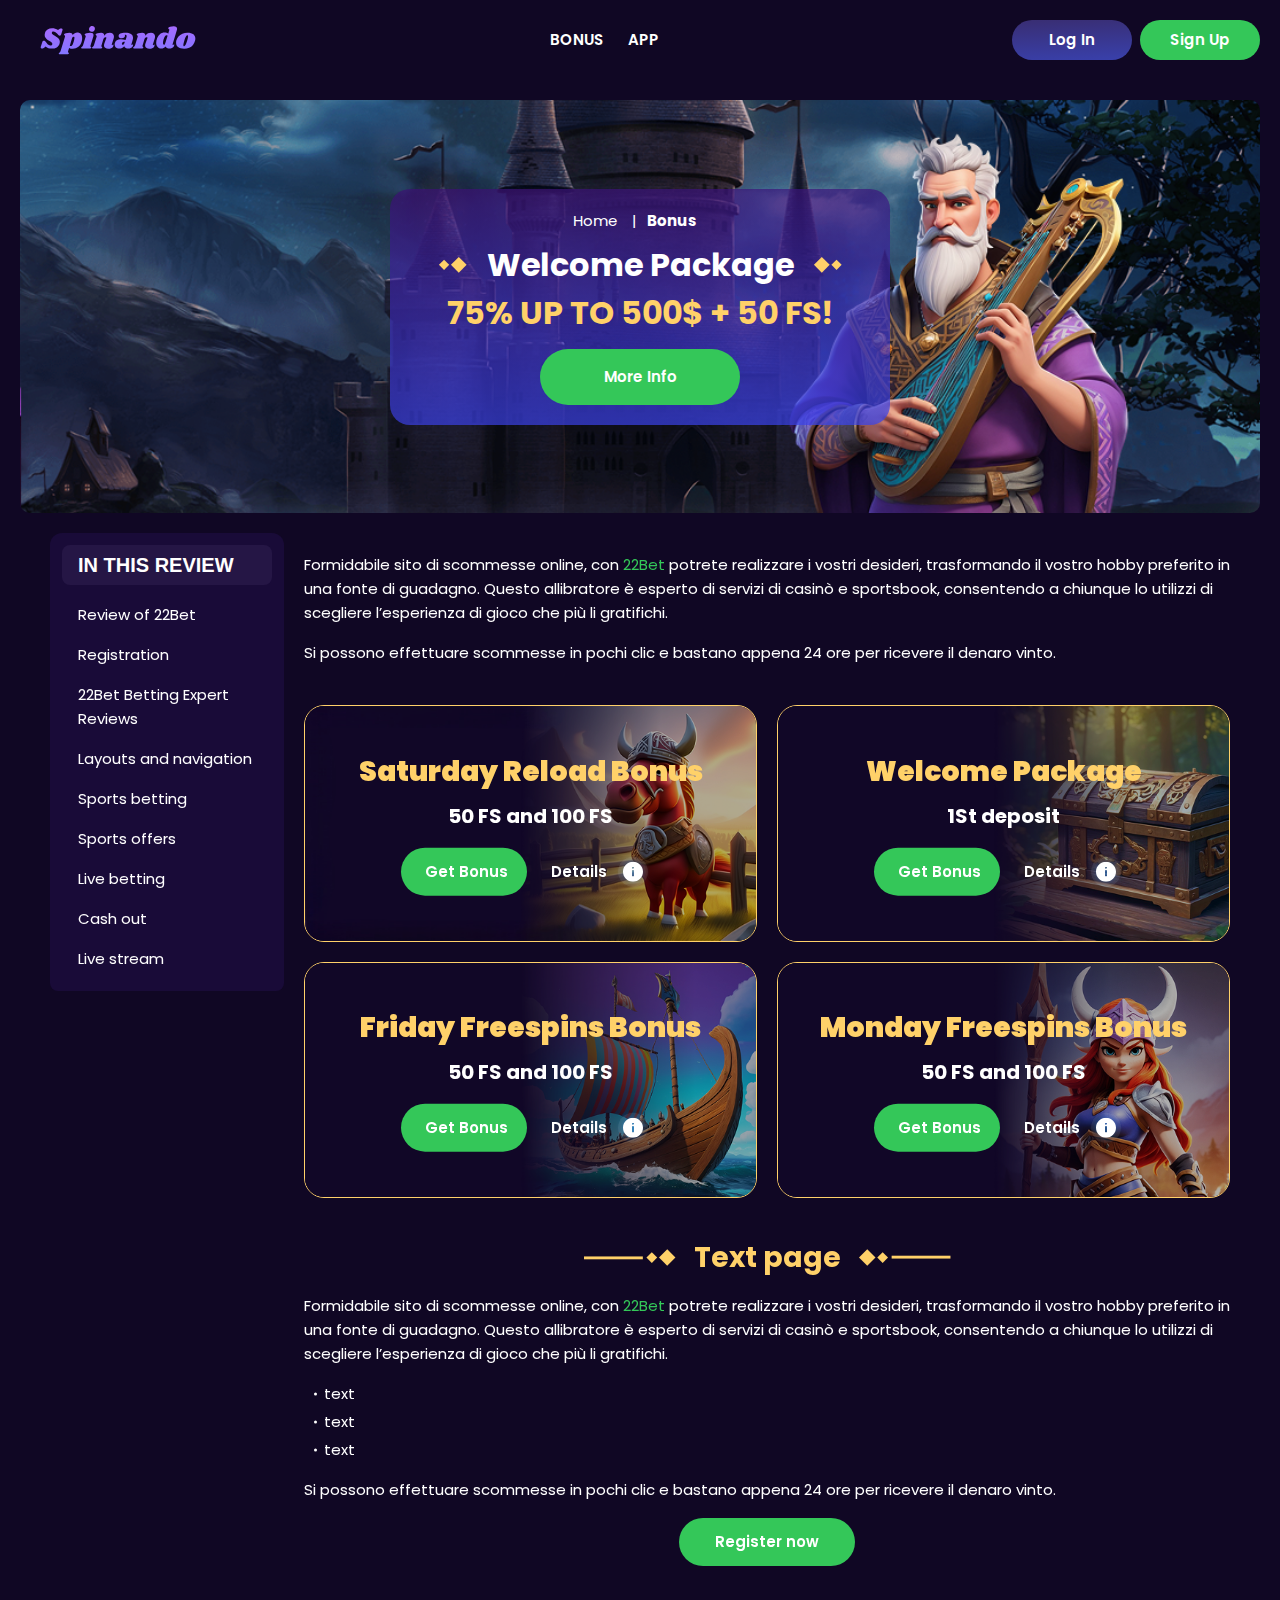
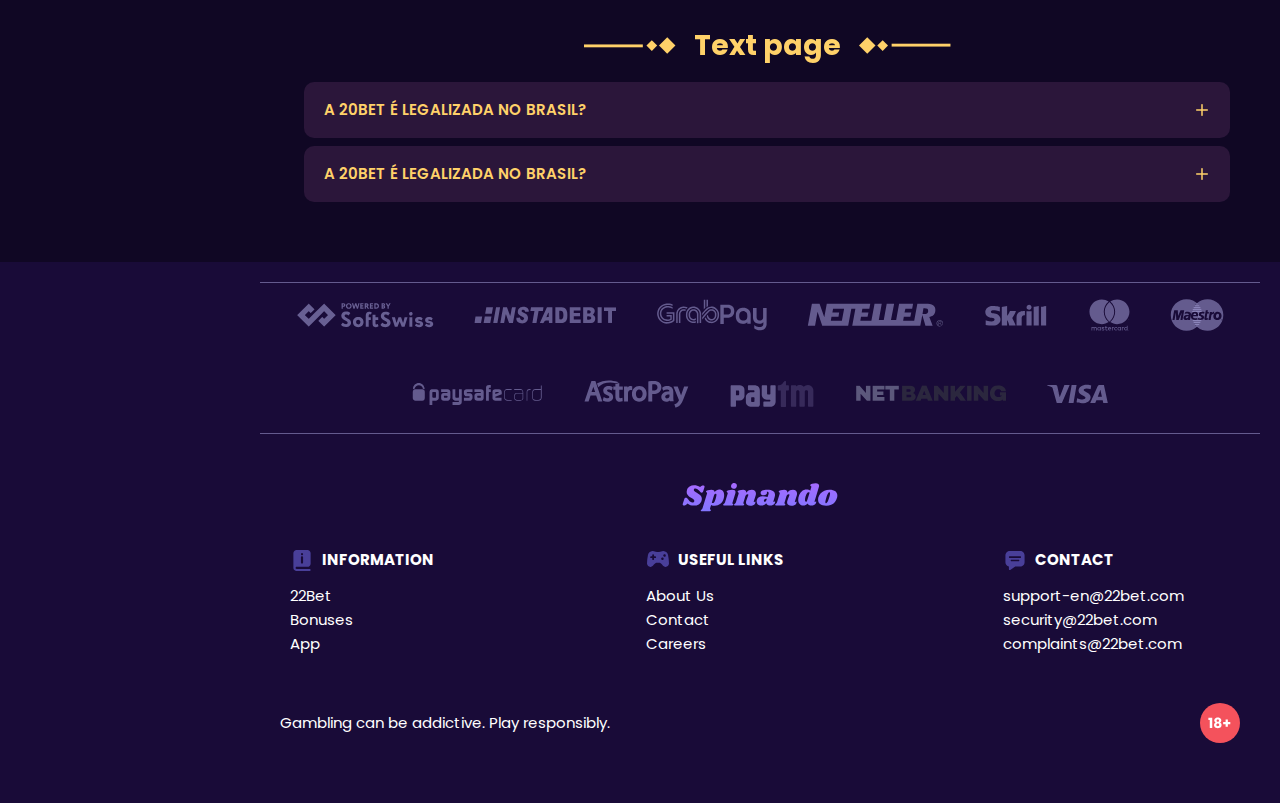
<file: bonus.html>
<!DOCTYPE html>
<html lang="it">
  <head>
    <meta charset="UTF-8" />
    <meta name="viewport" content="width=device-width, initial-scale=1.0" />
    <title>Welcome Package</title>
    <meta
      name="description"
      content=""
    />
    <meta property="og:site_name" content="Slotsgem Casino" />
    <meta
      property="og:title"
      content="Welcome Package"
    />
    <meta property="og:type" content="website" />
    <meta property="og:url" content="http://spinando-it.com/" />
    <meta property="og:image" content />
    <meta property="og:image:alt" content />
    <meta property="og:locale" content="it" />
    <meta
      property="og:description"
      content="l"
    />
    <link rel="preconnect" href="https://fonts.googleapis.com" />
    <link rel="preconnect" href="https://fonts.gstatic.com" crossorigin />
    <link
      href="https://fonts.googleapis.com/css2?family=Poppins:wght@400;500;600;700;900&family=Roboto&family=Roboto+Condensed:ital,wght@0,100..900;1,100..900&display=swap"
      rel="stylesheet"
    />
    <link rel="stylesheet" href="./css/reset.css" />
    <link rel="stylesheet" href="./css/main.css" />
    <link rel="stylesheet" href="./css/media.css" />
    <link rel="icon" href="./images/favicon.ico" type="image/x-icon" />
    <script
      src="https://code.jquery.com/jquery-3.6.1.min.js"
      integrity="sha256-o88AwQnZB+VDvE9tvIXrMQaPlFFSUTR+nldQm1LuPXQ="
      crossorigin="anonymous"
    ></script>
  </head>
  <body>
    <header class="header">
      <section class="content header__content">
        <a href="./index.html" class="logo header__logo"
          ><img src="./images/logo.svg" alt="logo" title=""
        /></a>
        <button class="header__btn-menu">
          <svg
            width="16px"
            height="16px"
            viewBox="0 0 16 16"
            xmlns="http://www.w3.org/2000/svg"
          >
            <rect y="0" width="16" height="3" rx="1.5"></rect>
            <rect y="6.5" width="16" height="3" rx="1.5"></rect>
            <rect y="13" width="16" height="3" rx="1.5"></rect>
          </svg>
        </button>
        <nav class="menu header__menu">
          <ul class="header__menu-list">
            <li><a href="./bonus.html">Bonus</a></li>
            <li><a href="./app.html">App</a></li>
          </ul>
          <div class="header__btn">
            <a
              href="#"
              class="header__button header__button-login header__btn-login"
              >Log in
            </a>
            <a
              href="#"
              class="header__button header__button-signin header__btn-signin"
              >Sign Up</a
            >
          </div>
          <a class="sidebar__country sidebar__country-menu " href="#">
            <span><img src="./images/flag.png" alt=" Flag" title /></span>
            <span>Italy</span>
          </a>
        </nav>
       
        <a href="#" class="header__button header__button-login">Log in </a>
        <a href="#" class="header__button header__button-signin">Sign Up</a>

       
      </section>
    </header>
    <main class="main main-page">
      <section class=" hero hero__bonus hero__page">
        <div class="background hero__background hero__background-page" >
          <img src="./images/bonus/bg-bonus.png" alt="hero" title />
        </div>

        <div class="hero__data hero__data-bonus">
          <ul
            class="breadcrumbs"
            itemscope
            itemtype="https://schema.org/BreadcrumbList"
          >
            <li
              itemprop="itemListElement"
              itemscope
              itemtype="https://schema.org/ListItem"
            >
              <a href="#" itemprop="item">
                <span itemprop="name">Home</span></a
              >
              <meta itemprop="position" content="1" />
            </li>
            <li
              itemprop="itemListElement"
              itemscope
              itemtype="https://schema.org/ListItem"
            >
              <a href="#" itemprop="item"> <span itemprop="name">Bonus</span></a>
              <meta itemprop="position" content="2" />
            </li>
          </ul>
          <h1 class="title general hero__title">
            <strong>Welcome Package </strong>75% up to 500$ + 50 FS!
          </h1>
          
          <a href="#" class="button hero__button hero__button-bonus">More Info</a>
        </div>
      </section>
      <section class="main__wrap main__wrap-page">
      <aside class="sidebar-wrapper">
        <section class="content sidebar">
          
          <div class="sidebar__navigation">
          <button class="sidebar__links-button">In this review</button>
          <div class="sidebar__links">
            <ul class="sidebar__links-list">
              <li><a href="#" title>Review of 22Bet</a></li>
              <li><a href="#" title>Registration</a></li>
              <li><a href="#" title>22Bet Betting Expert Reviews</a></li>
              <li><a href="#" title>Layouts and navigation</a></li>
              <li><a href="#" title>Sports betting</a></li>
              <li><a href="#" title>Sports offers</a></li>
              <li><a href="#" title>Live betting</a></li>
              <li><a href="#" title>Cash out</a></li>
              <li><a href="#" title>Live stream</a></li>
            </ul>
          </div>
        </div>
        </section>
      </aside>

      <section class="content__wrapper">
        
        <section class="content page-nav">
          <div class="page-nav-button sidebar__links-button">In this review</div>
          <ul class="page-nav-list sidebar__links-list">
            <li><a href="#" title>Review of 22Bet</a></li>
            <li><a href="#" title>Registration</a></li>
            <li><a href="#" title>22Bet Betting Expert Reviews</a></li>
            <li><a href="#" title>Layouts and navigation</a></li>
            <li><a href="#" title>Sports betting</a></li>
            <li><a href="#" title>Sports offers</a></li>
            <li><a href="#" title>Live betting</a></li>
            <li><a href="#" title>Cash out</a></li>
            <li><a href="#" title>Live stream</a></li>
          </ul>
        </section>
        <section class="content article">
         
          <p>
            Formidabile sito di scommesse online, con
            <a href="#" class="article__link">22Bet</a> potrete realizzare i vostri desideri, trasformando il vostro hobby preferito in una fonte di guadagno. Questo allibratore è esperto di servizi di casinò e sportsbook, consentendo a chiunque lo utilizzi di scegliere l’esperienza di gioco che più li gratifichi.
          </p>
          <p>Si possono effettuare scommesse in pochi clic e bastano appena 24 ore per ricevere il denaro vinto.</p>
        </section>

        <section class="content bonuses">
          <ul class="bonuses__list">
            <li class="bonuses__item">
              <div class="bonuses__img">
                <img src="./images/bonus/banner-bonus1.png" alt="" title="" />
              </div>
              <div class="bonuses__desc">
                <h2 class="title high bonuses__title">
                 <strong> Saturday
                  Reload Bonus</strong>
                  50 FS and 100 FS
                </h2>
                
                <div class="bonuses__buttons">
                  <a href="#" class="button bonuses__button bonuses__button-first">Get Bonus</a>
                  <a href="#" class="button bonuses__button bonuses__button-last">Details</a>
                  
                </div>
                
              </div>
            </li>
            <li class="bonuses__item">
              <div class="bonuses__img">
                <img src="./images/bonus/banner-bonus2.png" alt="" title="" />
              </div>
              <div class="bonuses__desc">
                <h2 class="title high bonuses__title">
                  <strong> Welcome
                    Package</strong>
                    1St deposit
                 </h2>
                 
                 <div class="bonuses__buttons">
                   <a href="#" class="button bonuses__button ">Get Bonus</a>
                   <a href="#" class="button bonuses__button ">Details</a>
                   
                 </div>
                
              </div>
            </li>
            <li class="bonuses__item">
              <div class="bonuses__img">
                <img src="./images/bonus/banner-bonus3.png" alt="" title="" />
              </div>
              <div class="bonuses__desc">
                <h2 class="title high bonuses__title">
                  <strong> Friday
                    Freespins Bonus</strong>
                    50 FS and 100 FS
                 </h2>
                 
                 <div class="bonuses__buttons">
                   <a href="#" class="button bonuses__button">Get Bonus</a>
                   <a href="#" class="button bonuses__button">Details</a>
                   
                 </div>
                
              </div>
            </li>
            <li class="bonuses__item">
              <div class="bonuses__img">
                <img src="./images/bonus/banner-bonus4.png" alt="" title="" />
              </div>
              <div class="bonuses__desc">
                <h2 class="title high bonuses__title">
                  <strong> Monday
                    Freespins Bonus</strong>
                    50 FS and 100 FS
                 </h2>
                 
                 <div class="bonuses__buttons">
                   <a href="#" class="button bonuses__button">Get Bonus</a>
                   <a href="#" class="button bonuses__button">Details</a>
                   
                 </div>
                
              </div>
            </li>
          </ul>
        </section>
       
        <section class="content article">
          <h2 class="article__title high title">
            Text page
          </h2>
          <p>
            Formidabile sito di scommesse online, con  <a href="#" class="article__link">22Bet</a> potrete realizzare i vostri desideri, trasformando il vostro hobby preferito in una fonte di guadagno. Questo allibratore è esperto di servizi di casinò e sportsbook, consentendo a chiunque lo utilizzi di scegliere l’esperienza di gioco che più li gratifichi.
          </p>
          
          <ul >
            <li >text</li>
                  <li >text</li>
                  <li >text</li>
          </ul>
          <p>Si possono effettuare scommesse in pochi clic e bastano appena 24 ore per ricevere il denaro vinto.</p>
         
          <a href="#" class="button article__button article__button-page ">Register now</a>
        </section>
        <section class="content faq">
          <h2 class="title high faq__title">Text page</h2>
          <ul class="faq__list " itemscope itemtype="https://schema.org/FAQPage">
            <li class="faq__item"  itemscope itemprop="mainEntity" itemtype="https://schema.org/Question">
              <h3 class="title medium faq__subtitle js-button-expander"  itemprop="name">A 20Bet é legalizada no Brasil?
               </h3>
              <div  class="faq__answer js-expand-content" itemscope  itemprop="acceptedAnswer" itemtype="https://schema.org/Answer">
                <p  itemprop="text">
                  O pacote especial para novos usuários da 20Bet paga 100% sobre o primeiro depósito, com limite de 600 BRL.
                </p>
              </div>
            </li>
            <li class="faq__item"  itemscope itemprop="mainEntity" itemtype="https://schema.org/Question">
              <h3 class="title medium faq__subtitle js-button-expander"  itemprop="name">A 20Bet é legalizada no Brasil?</h3>
              <div class="faq__answer js-expand-content" itemscope  itemprop="acceptedAnswer" itemtype="https://schema.org/Answer">
                <p  itemprop="text">
                  O pacote especial para novos usuários da 20Bet paga 100% sobre o primeiro depósito, com limite de 600 BRL.
                </p>
              </div>
            </li> 
            
            
          </ul>
        </section>
      </section>
    </section>
    </main>
    <footer class="footer">
      <section class="content footer__content">
        <ul class="footer__cards">
          <li>
            <a href="#"><img src="./images/softswiss.svg" alt="cards" title /></a>
          </li>
          <li>
            <a href="#"><img src="./images/instadebit.svg" alt="cards" title /></a>
          </li>
          <li>
            <a href="#"
              ><img src="./images/grabpay.svg" alt="cards" title
            /></a>
          </li>
          <li>
            <a href="#"><img src="./images/neteller.svg" alt="cards" title /></a>
          </li>
          <li>
            <a href="#"><img src="./images/scrill.svg" alt="cards" title /></a>
          </li>
          <li>
            <a href="#"><img src="./images/mastercard.svg" alt="cards" title /></a>
          </li>
          <li>
            <a href="#"><img src="./images/maestro.svg" alt="cards" title /></a>
          </li>
          <li>
            <a href="#"><img src="./images/paysafecard.svg" alt="cards" title /></a>
          </li>
          <li>
            <a href="#"><img src="./images/astropay.svg" alt="cards" title /></a>
          </li>
          <li>
            <a href="#"><img src="./images/paytm.svg" alt="cards" title /></a>
          </li>
          <li>
            <a href="#"><img src="./images/netbanking.svg" alt="cards" title /></a>
          </li>
          <li>
            <a href="#"><img src="./images/visa.svg" alt="cards" title /></a>
          </li>
        </ul>
       <div class="footer__wrapper">
        <a href="./index.html" class="logo footer__logo"
        ><img src="./images/logo.svg" alt="logo" title=""
      /></a>
        <ul class="footer__menu">
          <li>
            <div>Information</div>
            <ul class="footer__info">
              <li><a href="#">22Bet
              </a></li>
              <li><a href="#">Bonuses</a></li>
              <li><a href="#">App
              </a></li>
              
            
            </ul>
          </li>
          
          <li>
            <div>Useful Links</div>
            <ul class="footer__info">
              <li><a href="#">About Us</a></li>
              <li><a href="#">Contact</a></li>
              <li><a href="#">Careers</a></li>
            </ul>
          </li>
          <li>
            <div>Contact
            </div>
            <ul class="footer__info">
              <li><a href="mailto:support-en@22bet.com" >support-en@22bet.com</a></li>
              <li><a href="mailto:security@22bet.com">security@22bet.com</a></li>
              <li><a href="mailto:complaints@22bet.com">complaints@22bet.com</a></li>
            </ul>
          </li>
        </ul>
       </div>
       
        <div class="footer__wrapp">
          
          <p>
            Gambling can be addictive. Play responsibly.
          </p>
          <img src="./images/age.svg" alt="age" title />
        </div>
      </section>
    </footer>
    <script src="./js/sidebar.js" defer></script>
    <script src="./js/expander.js" defer></script>
    <script src="./js/mobile-menu.js" defer></script>
  </body>
</html>
</file>
<file: css/main.css>
html {
  scroll-behavior: smooth;
  text-size-adjust: 100%;
  box-sizing: border-box;
  
}

body {
  display: block;
  position: relative;
  width: 100%;
  font-family:'Poppins', sans-serif;
  font-size: 15px;
  font-weight: 400;
  line-height: 24px;
  text-align: left;
  color: #FFFFFF;
  background: #100724;
  overflow-x: hidden;
}

.content {
  display: block;
  position: relative;
  width: 100%;
  max-width: 1250px;
  max-width: 1400px;
  overflow: hidden;
  border-radius: 12px;
  padding: 20px 0;
  margin: 0 auto 20px auto;
}

h1,
h2,
h3,
h4,
.title {
  display: block;
  position: relative;
  font-size: 32px;
  font-weight: 700;
  line-height: 40px;
  text-align: center;
  color:#FFFFFF;
}

h2,
.title.high {
  display: flex;
  justify-content:center;
  align-items: center;
  font-size: 28px;
  line-height: 40px;
  font-weight: 700;
  color:#FFD169;
  text-align: center;
  width: max-content;
  padding: 0 110px;
  margin-bottom: 16px;
  margin-left: auto;
  margin-right: auto;
}

h2::before,
.title.high::before, h2::after,
.title.high::after{
  content:'';
display: block;
position: absolute;

width: 92px;height: 24px;
top:50%;
transform: translateY(-50%);
}
h2::before,
.title.high::before{
  left: 0;
  background: url(../images/before-h2-left.svg) no-repeat center center / contain;
}
h2::after,
.title.high::after{
  right: 0;
  background: url(../images/after-h2-right.svg) no-repeat center center / contain;
}

h3,
title.medium {
  font-size: 20px;
  font-weight: 700;
  line-height: 32px;
  text-align:center;
  color: #FFD169;
}
h4,
title.mini {
  font-size: 28px;
  font-weight: 700;
  line-height: 32px;
  text-align: center;
  color: #FFD169;
}

article > *,
.article > *,
.desk > * {
  margin-top: 16px;
}

article > *:first-child,
.article > *:first-child,
.desk > *:first-child {
  margin-top: 0 !important;
}

article > h2,
.article > h2,
.desk > h2 {
  margin-top: 32px;
}

article > h3,
.article > h3,
.desk > h3 {
  margin-top: 16px;
}
article > h4,
.article > h4,
.desk > h4 {
  margin-top: 16px;
}

.button
 {
  position: relative;
  width: 200px;
  height: 56px;
  background: #34C759;
  border-radius: 50px;
  overflow: hidden;
  font-size: 15px;
  font-weight: 600;
  line-height: 24px;
  text-align: center;
  text-decoration: none;
  color: #ffffff;
  white-space: nowrap;
  cursor: pointer;
  padding: 16px 24px;
  margin: 0 auto;
  transition: all 0.5s;
 }




.button:hover {
  transform: scale(1.1);
}

.header__button {
  position: relative;
  min-width: 120px;
  height: 40px;
  font-size: 15px;
  font-weight: 600;
  line-height: 24px;
  text-align: center;
  text-decoration: none;
  text-transform: capitalize;
  border-radius: 50px;
  white-space: nowrap;
  color: #FFFFFF;
  cursor: pointer;
  padding: 8px 16px;
  margin: 0 auto;
 
    transition: all 0.5s;
}

.header__button-signin{
  background: #34C759;

  margin-right: 0;
  margin-left: 8px;
  
  
}

.header__button-signin:hover {
 
  background: linear-gradient(177.23deg, #392B6B -13.49%, #3942B1 109.75%);
  
}

.header__button-login {
  
  background: linear-gradient(177.23deg, #392B6B -13.49%, #3942B1 109.75%);
  margin-right: 0;
  margin-left: auto;
}

.header__button-login:hover {
  background: #34C759;

}

.header,
.main,
.footer {
  display: flex;
  position: relative;
  justify-content: space-between;
  align-items: center;
  width: 100%;
  max-width: 1600px;
  padding: 20px;
  margin: 0 auto;
}

.background,
.hero__background {
  display: block;
  position: absolute;
  bottom: 0;
  left: 0;
  height: 100%;
  width: 100%;
  overflow: hidden;
}

.background img,
.hero__background img {
  position: relative;
  display: block;
  width: 100%;
  height: 100%;
  object-fit: cover;
}
.images img {
  border-radius: 6px;
  width: 100%;
  /* height: 100%; */
  overflow: hidden;
}

/* -------------------HEADER---------------- */

.header {
  position: fixed;
  top: 0;
  left: 0;
  right: 0;
  background: #100724;
  padding: 0;
  z-index: 100;
  max-width: 100%;
}

.header__content {
  display: flex;
  align-items: center;
  justify-content: space-between;
  flex-direction: row;
  max-width: 1600px;
  max-height: 80px;
  border-radius: 0;
  background: #100724;
  padding: 20px;
  margin-bottom: 0;
}

.logo {
  display: block;
  position: relative;
  flex: 0 0 156px;
  margin-right: auto;
  padding: 20px 0;
  transition: all 0.5s;
}

.header__logo {
  margin-left: 20px;
}

.logo:hover {
  transform: scale(1.2);
}

.logo img {
  display: block;
  position: relative;
  width: auto;
  max-height: 32px;
}

.header__menu {
  display: flex;
  white-space: nowrap;
  max-height: calc(100vh - 80px);
  overflow-y: auto;
}

.header__menu-list {
  display: flex;
  flex: 1 1 auto;
  flex-direction: row;
  justify-content: center;
  align-items: center;
  white-space: nowrap;
  gap: 24px;
  

}

.header__menu-list li {
  display: block;
  text-align: left;
  transition: all 0.5s;
}

.header__menu-list li a {
  display: block;
  color: #ffffff;
  font-weight: 600;
  text-transform: uppercase;
  padding: 20px 0;
  
  
}

.header__menu li a:hover {
 color: #34C759;

}


.sidebar__country span {
  display: inline-block;
}



.header__btn {
  display: none;
}
/* -------------- header__btn-menu-----------*/

.header__btn-menu {
  display: block;
  flex: 0 1 auto;
  min-width: 0;
  background: #100724;
  border: 1px solid #ffffff;
  padding: 12px;
  order: 3;
  transition: all 0.5s;
}

svg {
  position: relative;
  fill: 
  #ffffff;
  line-height: 1;
  vertical-align: 1;
}

.header__btn-menu {
  display: none;
}

.header__menu .sidebar__country-menu{
  display: none;
}

/* -------------main------------- */
.main {
  padding-top: 100px;
  padding-bottom: 0;
}

.content__wrapper {
  display: block;
  position: relative;
  flex: 1 1 100%;
  margin-left: 20px;
}

/* -------------sidebar--------- */

.sidebar-wrapper {
  display: block;
  position: relative;
  align-self: stretch;
  flex: 0 0 234px;
}
.sidebar {
  position: sticky;
  top: 100px;
  bottom: 20px;
 
  box-shadow: none;
  background: none;
  padding: 0px;
  overflow-y: auto;
  height: calc(100vh - 100px);
 
}

.sidebar::-webkit-scrollbar {
  display: none;
}


.sidebar__country{
  display: flex;
    align-items: center;
    background: #190B38;
border-radius: 8px;
  padding: 16px  24px;
  margin-top: 8px;
  margin-bottom: 8px;
}
.sidebar__country img {
  display: block;
  width: 24px;
  height: 24px;
  vertical-align: middle;
}

.sidebar__country span{
  color:#FFFFFF;
  margin-right: 8px;
  
}


.sidebar__menu ul li a {
  display: block;
  position: relative;
  color: #FFFFFF;
  transition: all 0.5s;
  display: flex;
  align-items: center;
  transition: all 0.5s;
}


.sidebar__links-list li a{
  padding:0 8px ;
  padding: 8px 16px;
  transition: all 0.5s;
}

/* .sidebar__menu ul li:hover a img {
  filter: brightness(0) saturate(100%) invert(35%) sepia(60%) hue-rotate(-60deg) saturate(700%) brightness(1);
} */

.sidebar__menu ul li:hover a {
  color:#976EFF;
}

/*  */

.sidebar__menu, .sidebar__navigation{
  padding: 8px;
  background: #190B38;
  border-radius: 10px;
  
}

.sidebar__menu ul li{
  display: flex;
  align-items: center;
  padding: 0 12px;
  padding: 12px;
  transition: all 0.5s;
}


.sidebar__menu ul li + li {
  margin-top: 5px;
}
.sidebar__menu li a img {
  min-width: 24px;
  min-height: 24px;
  margin: auto;
  margin-right: 8px;
  vertical-align: middle;
}



.sidebar__links-button,.sidebar__nav-button {
  position: relative;
  width: 100%;
  font-size: 20px;
  font-weight: 600;
  line-height: 24px;
  color: #ffffff;
  text-align: left;
  background: #251645;
  padding: 8px 16px;
  white-space: normal;
  border-radius: 8px; 
  text-transform: uppercase;
  margin-bottom: 10px;
  transition: all 0.5s;
}

.page-nav-button{
  border-radius: 0;
}

.sidebar__navigation{
  
  padding: 12px 12px;
 border-radius: 8px;

}

/* .sidebar__links-button::after  */
.page-nav-button::after
{
  content: "";
  display: block;
  position: absolute;
  right: 10px;
  top: 50%;
  transform: translateY(-50%);
  width: 20px;
  height: 20px;
  background: url(../images/sidebar/sidebar-arrowDown.svg) no-repeat center center / contain;
  transition: transform 0.3s ease-in-out;
}

.sidebar__links-button.active::after {
  transform: translateY(-50%) rotate(180deg); 
 
}

.sidebar__links-list li a {
  position: relative;
  display: block;
  color: #ffffff;
  
  transition: all 0.5s;
 
}


.sidebar__links-list.active {
  display: block;
}




.sidebar__links-list li:hover a{
  color: #976EFF;
  font-weight: 700;
 padding-right: 0;
}





.page-nav-button {
  margin-bottom: 0;
  cursor: pointer;
}

/* .sidebar__links-list, */
.page-nav-list {
  overflow: hidden;
  max-height: 0;
  transition: max-height 0.5s ease;
}

.page-nav-list{
  padding:0 16px ;
 
}


/* .sidebar__links-list.active, */
.page-nav-list.active {
  display: block;
  max-height: 1000px;
}

.page-nav-list.active {
  margin-top: 10px;
  margin-bottom: 10px;
 

}

.page-nav {
  display: none;
  background: #190B38;
  padding: 0;
}

/* -----------hero------ */

.hero {
  display: flex;
  justify-content: center;
  align-items: center;
  min-height: 413px;
  height: 413px;
  padding: 0;
  border-radius: 12px;
  padding: 30px 20px ;
  /* max-width: 1400px; */
}

.hero__data {
  display: flex;
  flex-direction: column;
  justify-content: left;
  align-items: center;
  position: relative;
  min-width: 500px;
  border-radius: 20px;
  background: linear-gradient(177.23deg, rgba(59, 9, 98, 0.7) -13.49%, rgba(58, 73, 249, 0.7) 109.75%);
  padding: 20px;

  
}


.hero__title strong{
  display: inline-block;
  position: relative;
  width: max-content;
  font-size: 32px;line-height: 40px;
  font-weight: 700;
  color:#ffffff;
  text-transform: capitalize;
  padding: 0 50px;
  margin-bottom: 8px;
  
  
}

.hero__title {
  display: flex;
  flex-direction: column;
  align-items: center;
  text-align: center;
  color:#FFD169;
  text-transform: uppercase;
  margin-bottom: 16px;

} 
.hero__title strong::before, .hero__title strong::after, .banner__title-main strong::before,.banner__title-main strong::after{
content:'';
display: block;
position: absolute;
width: 32px;height: 18px;
top:50%;
transform: translateY(-50%);

}

.hero__title strong::before,.banner__title-main strong::before {
  left: 0;
  background: url(../images/before-title.svg) no-repeat center center / contain;
}

.hero__title strong::after,.banner__title-main strong::after {
  right: 0;
  background: url(../images/after-title.svg) no-repeat center center / contain;
}



.hero__rating {
  display: flex;
  justify-content: flex-start;
  align-items: flex-start;
  font-size: 15px;line-height: 24px;
  font-weight: 400;
  color:#ffffff;
  margin-bottom: 16px;
  }

.hero__rating p {
  margin-right: 16px;
 
}
.hero__rating span {
  display: flex;
  align-items: center;
  gap: 4px;
}

/* .hero__rating span:nth-child(1) {
  font-weight: 800;

} */


.hero__button {
  margin-left:auto;
  z-index: 3;
}
/* -------------article--------------- */

.article .article__subtitle {
  justify-content: start;
  font-size: 20px;
  line-height: 32px;
  color: #ffffff;
  padding: 0;
  margin: 16px 0 0 0;
  text-decoration: none;
}

.article__button,
.ratings__button {
  display:flex;
  justify-content: center;
  align-items: center;
  width: 176px;
  height: 48px;
  margin-top: 16px;
  margin-right: auto;
  margin-left: auto;
  transition: all 0.5s;
}

.article__button:hover,
.ratings__button:hover {
  transform: none;
  background: linear-gradient(177.23deg, #392B6B -13.49%, #3942B1 109.75%);

}

.article ul li {
  position: relative;
  padding-left: 20px;
}

.article ul li + li{
  margin-top: 4px;
}

.article ul li::before
 {
  content: "";
  position: absolute;
  display: block;
  width: 3px;
  height: 3px;
  border-radius: 50%;
  top: 50%;
  transform: translateY(-50%);
  left: 10px;
  background: #ffffff;
}

/* для нумерованного списка */

.article ol {
  counter-reset: ol;
  position: relative;
  
}

.article ol li {
  counter-increment: ol; 
  position: relative; 
  padding-left: 20px;}

.article ol li::before {
  content: counter(ol) "."; 
  display: inline-block;
  position: absolute;
  font: inherit;
  font-weight: 700;
  color: inherit;
  left: 0;
  top: 50%;
  transform: translateY(-50%);
}
/*  */


/* ------about----------- */
table {
  width: 50%;
  display: flex;
  border: 1px solid #FFD169;
  border-radius: 10px;
  overflow: hidden;
}
.about__group {
  display: flex;
  flex-direction: column;
  width: 100%;
  gap: 2px;

}
.about__group + .about__group {
  margin-left: 20px;
}
 table tr ,.features ul li {
  position: relative;
  display: flex;
  padding: 12px 20px ;
  background: #2B163A;
 overflow: hidden;
 
 
}

table td:first-child {
  width: 50%;
  font-weight: 600;
  color:#FFD169;
  text-transform: uppercase;
  
  
}

table td:last-child {
  width: 50%;
  padding-left: 10px;
}

/* ------------features------ */

.features__info  {
  display: block;
  position: relative;
  
  height: auto;
  
} 
.features__list {
  display: flex;
  gap: 20px;
  justify-content: space-between;
 }

  .features ul li {
    display: flex;
    align-items: center;
    padding: 12px 20px 12px 60px;
  }

  .features ul li::before{
    content: '';
    display: block;
    position: absolute;
    min-width: 24px;
    height: 24px;
    left: 20px;
    background: url(../images/main/features-icon.svg) no-repeat center center / contain;
  }
  
  .features__info ul{
    display: flex;
    flex-direction: column;
    gap: 2px;
  }

.features__info {
  width: 50%;
  border: 1px solid #FFD169;
  border-radius: 10px;
  overflow: hidden;
  
}

/* -------------banner---------------- */

.banner {
  display: flex;
  align-items: center;
  justify-content:center;
  overflow: hidden;
  width: 100%;
  height: 320px;
  padding: 54px 20px;
  background: transparent;
    border-radius: 12px;
    margin-bottom: 20px;

  
}

.banner__info {
  display: flex;
 
  flex-direction: column;
  align-items: center;
  position: relative;
  max-width: 500px;
  min-width: 488px;
  text-align: center;
  background: linear-gradient(177.23deg, rgba(59, 9, 98, 0.7) -13.49%, rgba(58, 73, 249, 0.7) 109.75%);
  border-radius: 20px;
  padding: 16px;
}

.banner .banner__title-main {
  flex-direction: column;
  align-items:center;
  width: auto;
  font-weight: 700;
  line-height: 40px;
  font-size: 32px;
  color: #FFD169;
  text-align: center;
  text-transform: uppercase;
  margin-bottom: 16px;
  padding-left: 0;
  padding-right: 0;
}

.banner .banner__title::after,.banner .banner__title-main::before, .banner .banner__title-main::after {
  display: none;
  
}

.banner__title-main > *:last-child {
  position: relative;
  color: #FFFFFF;
  font-size: 32px;
  line-height: 40px;
  margin-top: 8px;
  font-weight: 700;
  text-align: center;
  width: max-content;
  text-transform: capitalize;
  padding: 0 50px;
  margin-bottom: 8px;
  margin-top: 0;
}



.banner__button {
  width: 176px;
  height: 48px;
  display: flex;
    justify-content: center;
    align-items: center;
 
   

 margin-left:auto;
}

.images-main{
  position: absolute;
    top: 0;
    right: 0;
    bottom: 0;

}

/* ------------ratings------------------- */

.ratings__list {
  
  display: flex;
 
  flex-wrap: wrap;
  gap: 8px;
  
}

.ratings__list li {
  position: relative;
  display: flex;
  justify-content: center;
  flex-direction: column;
  width: 100%;
  background: #2B163A;
  border-radius: 10px;
  padding:24px 20px;
 
 
}


.ratings__content{
  display: flex;
  gap:20px;
}


.ratings__info {
  display: flex;
  flex-direction:row-reverse;
  justify-content:space-between;
  align-items: center;
  color:#Ffffff;
  text-transform: uppercase;
  font-size: 15px;
  line-height: 24px;
  font-weight: 600;
  margin-bottom: 16px;
}


.ratings__list p{
  margin-right: auto;
  font-size: 15px;
  line-height: 24px;
  font-weight: 600;
  
}



/* .ratings__data span:nth-child(1){
  font-weight: 800;
} */

.ratings__img img{
  
  width: 40px;
  height: 40px;
}

.ratings__img img + img{
  margin-left: 16px;
}

.ratings-icon-grey{
  opacity: 0.3;
}



/* --------faq------------- */
.faq {
  overflow-anchor: none;
}

.faq__subtitle {
  position: relative;
  font-weight: 600;
  font-size: 15px;
  line-height: 24px;
  text-align: left;
  background:transparent;
  border-radius: 10px;
  background: #2B163A;
text-transform: uppercase;
  color: #FFD169;
  cursor: pointer;
  padding: 16px 60px 16px  20px;
  
}

.faq__list li + li {
  margin-top: 8px;
}

.faq__subtitle::after {
  content: "";
  display: block;
  position: absolute;
  top: 50%;
  transform: translateY(-50%);
  right: 16px;
  width: 24px;
  height: 24px;
  background: url(../images/faq-plus.svg) no-repeat center center / contain;;
  transition: all 0.5s;
}

.faq__subtitle.active::after {
  background: url(../images/faq-minus.svg) no-repeat center center / contain;
  
}

.faq__item.active {
  position: relative;
  border: 1px solid #FFD169;
  border-radius: 10px;
  background-clip: padding-box;
}





.faq__subtitle.active {
 position: relative;
  border-bottom-right-radius: 0;
  border-bottom-left-radius: 0;
  border-bottom: none ;
  background: #2B163A;
 
}


.faq__answer {
  position: relative;
  padding:   16px 20px ;
  background: transparent;
  color:#ffffff;
  border-bottom-right-radius: 10px;
  border-bottom-left-radius: 10px;
}



.js-expand-content {
  display: none;
  overflow: hidden;
}
/*  */

.js-expand-content.expanded {
  height: 100%;
  /* height: max-content; */
}


/* ---------main__arrow------ */
.main__arrow {
  display: block;
  position: fixed;
  width: 32px;
  height: 32px;
  right: 20px;
  bottom: 20px;
  background: url(../images/ArrowUp.svg) no-repeat center center / contain;
  z-index: 100;
}

/* -------footer------------ */
.footer {
  padding-top: 0;
  padding-left: 260px;
  background: #190B38;
  max-width: 100%;
}

.footer__content {
  display: flex;
  flex-direction: column;
  align-items: center;
 
  max-width: 1250px;
  gap: 32px;
  padding-left: 0;
  padding-right: 0;
  
}

.footer__logo {
  display: flex;
  max-height: 32px;
  padding: 0;
  margin: 15px auto 0 auto;
  flex: 0 0 154px;
}

.footer__logo:hover{
  opacity: 0.5;
   transform: none;
 }
 
.footer__wrapper{
  display: flex;width: 100%;
  gap: 214px;
}

.footer__logo img {
  display: block;
}
.footer__menu {
  display: flex;
  flex-wrap: wrap;
  gap: 16px;
  align-items: center;
  align-content: center;
  justify-content: center;
  border-radius: 20px;
 
  padding: 4px 32px;
}

.footer__menu {
  display: flex;
  justify-content: space-between;
  flex-wrap: wrap;
  padding: 15px 30px;
}

.footer__menu div {
  position: relative;
  font-weight: 700;
  color: #ffffff;
  text-transform: uppercase;
  padding-left: 32px;
  margin-bottom: 12px;
}

.footer__menu div::before{
content: "";
display: block;
position: absolute;
width: 24px;height: 24px;
left: 0;
top:50%;
transform: translateY(-50%);
background: url(../images/before-information.svg) no-repeat center center / contain;
}

.footer__menu li:nth-child(2) div::before{
  background: url(../images/before-useful.svg) no-repeat center center / contain ;
}
.footer__menu li:nth-child(3) div::before{
  background: url(../images/before-contact.svg) no-repeat center center / contain;
}

.footer__menu li {
  position: relative;
  color: #ffffff;
  
  flex: 0 1 calc((100% - 30px) / 4);
}
.footer__info {
  position: relative;
}


.footer__info a {
  color: inherit;
}



.footer__cards {
  display: flex;
  flex-wrap: wrap;
  justify-content: center;
  align-items: center;
  gap: 40px;
  padding: 16px 0;
  border-bottom: 1px solid #AFABE480;
  border-top: 1px solid #AFABE480;
}
.footer__cards li a {
  display: block;
}

.footer__cards li {
  transition: all 0.5s;
}

.footer__cards li:hover {
  transform: scale(1.1);
}

.footer__cards img {
  width: 100%;
  height: auto;
  height: 32px;
}



.footer__wrapp {
  display: flex;
  justify-content: space-between;
  align-items: flex-start;
  gap:12px;

}


.footer__wrapp{
  align-items: center;
  width: 100%;
  gap: 0;
  padding: 0 20px;
}



.footer__wrapp p {
  color:#ffffff;
}

.footer__wrapp img{
  display: block;
  width: 40px;height: 40px;
  margin-left: auto;
}

/* --------------bonus-page--------------- */
.breadcrumbs {
  display: flex;
  justify-content: center;
  text-align: center;
  margin-bottom: 12px;
  white-space: nowrap;
}

.breadcrumbs li:not(:last-child) a {
  padding-left: 0;
}


.breadcrumbs li a {
  font-weight: 400;
  color: #ffffff;
  padding: 10px;
}

.breadcrumbs li:first-child a:hover {
  color: #34C759;
}

.breadcrumbs li:last-child a span{
  font-weight: 700;
  cursor: default;
}

.breadcrumbs > li:not(:last-child):after {
  content: "|";
  position: relative;
 color: #ffffff;
}

.hero__title-bonus {
  margin-bottom: 16px;
}

.article__link {
  color: #34C759;
}

.banner__background-page {
  height: 173px;
  max-height: 100%;
  object-fit: cover;
  
}


.banner__background-page img{
  display: block;
  height: 100%;
  width: 100%;
  object-fit: cover;
  

  
}



.hero__page {
  position: relative;
  /* max-width: 1504px; */
    margin-left: auto;
    margin-right: auto;
  display: flex
;
  justify-content: center;
  align-items: center;
 border-radius: 10px;
  padding-top: 24px;
  padding-bottom: 24px;
  padding-left: calc(50% - 550px);
  padding-right: calc(50% - 550px);
  overflow: hidden;
}

.main-page{
  top: 0;
    display: block;
}



.main__wrap {
  display: flex
;
  position: relative;
  flex: 1 1 100%;
  justify-content: center;
  align-items: stretch;
  max-width: 1600px;
  padding: 20px 30px;
  margin: 0 auto;
}
.content.bonuses {
  padding: 0;
  background: none;
  border:none;
  box-shadow: none;
}

.bonuses__list {
  display: flex;
  flex-direction: row;
  gap: 20px;
  display: grid
;
    grid-template-columns: repeat(2, 1fr);
}

.bonuses__item {
  position: relative;
  display: flex;
  background: transparent;
  flex-direction:column;
  width: 100%;
  max-height: 320px;
  border-radius: 20px;
  padding: 0;
  overflow: hidden;
  border: 1px solid #FFD169;
  
  
}






.bonuses__item > * {
  position: relative;
}

.bonuses__item + .bonuses__item {
  margin-top: 0;
}


.bonuses__img{position: relative;}
.bonuses__img img {
  position: relative;
  display: block;
  height: 100%;
  width: 100%;
}

.bonuses__desc {
  position: absolute;
  top:50%;
  transform: translateY(-50%);
  left: 0;
  width: 55%;
  padding: 16px 20px 16px 50px;
  height: auto;
  text-align: center;
  z-index: 10;
}
.bonuses__desc strong {
  color: #FFD169;
  font-size: 28px;
  line-height: 40px;
  text-transform: capitalize;
  margin-bottom: 8px;
}

 .title.bonuses__title {
  flex-direction: column;
  text-align: center;
  align-items:center;
  width: auto;
  color:#Ffffff;
  border: none;
  font-size: 20px;
  line-height:32px;
  font-weight: 700;
  position: relative;
  text-transform: none;
  margin-bottom: 16px;
  background: transparent;padding: 0;
}

.title.bonuses__title::before,.title.bonuses__title::after {
  display: none;
}


.bonuses__buttons {
  display: flex;
  gap: 8px;
  
}

.bonuses__button {
  display: block;
  min-width: 126px;
  margin-left: 0;
  margin-right: 0;
  font-size: 15px;
  color: #ffffff;
  padding: 12px 24px;
 line-height: 24px;
  font-weight: 600;
  height: 48px;
  transition: all 0.5s;

  
}

.bonuses__button:first-child {
  background: #34C759;

  
  
}

.bonuses__button:first-child:hover {
  background: linear-gradient(177.23deg, rgba(59, 9, 98, 0.7) -13.49%, rgba(58, 73, 249, 0.7) 109.75%);
transform: none;
}

.bonuses__button:last-child {
  position: relative;
 
  padding: 12px 16px;
  background: transparent;
  text-align: left;
  
}
.bonuses__button:last-child::after{
content:'';
display: block;
position: absolute;
top:50%;
transform: translateY(-50%);
right: 12px;

width: 32px;
height: 32px;
background: url(../images/bonus/after-button.svg) no-repeat center center / contain;
}
.bonuses__button:last-child:hover {
  background: #34C759;
 transform: none;
}



.article__list li + li {
  margin-top: 8px;
}

.banner__wrapper{
  display: flex;
  flex-wrap: wrap;
  flex-direction: column;
  gap:20px;
  padding: 0;
  background: none;
}


/* --------------------app-page------------- */
.banner__app {
  position: relative;
  display: flex;
  flex-direction: row;
  align-items: center;
  justify-content: flex-end;
  min-height: 200px;
  border-radius: 6px;
  padding: 32px 72px;
}

.hero__button-app{
  margin-top: 12px;
}

.banner__logo img {
  max-height: 90px;
}

.banner__content-app {
  display: flex;
  flex-direction: column;
  align-items: center;
  justify-content: center;
  gap:8px;
  width: 100%;
}


.banner__btn {
  display: flex;
  flex-direction: column;
  position: relative;
  width: 240px;
  height: 64px;
  font-size: 15px;
  font-weight: 600;
  line-height: 20px;
  text-align: center;
  text-decoration: none;
  justify-content: center;
  border-radius: 10px;
  align-items: flex-start;
  background: #34C759;
  color: #ffffff;
    cursor: pointer;
    text-transform: uppercase;
  padding:  16px 38px;
  padding: 16px 30px 16px 80px;
  padding: 8px 32px 8px 60px;
  margin: 0 ;
  transition: all 0.3s ease;
  overflow: hidden;
  
}

.banner__btn:hover {
  transform: scale(1.1);
}

.banner__btn span{
  font-weight: 700;font-size: 24px;
  line-height: 32px;
  text-transform:none;
}


.banner__btn-android{
  padding: 8px 30px 8px 70px;
}

.banner__btn-app::after,
.banner__btn-android::after {
  content: "";
  position: absolute;
  left: 26px;
  
  top: 50%;
  transform: translateY(-50%);
  width: 32px;
  height: 32px;
  background: url(../images/app/android.svg) no-repeat center center / contain;
}

.banner__btn-android::after {
  background: url(../images/app/apple.svg) no-repeat center center / contain;
}
</file>
<file: css/media.css>
@media screen and (max-width: 1565px) {
  .ratings__img img + img {
    margin-left: 4px;
}
}

@media screen and (max-width: 1493px) {
  

.ratings__img img{
  width: 36px;
}
}


@media screen and (max-width: 1342px) {
  .bonuses__list{
    grid-template-columns: repeat(2, 1fr);
  }

  .hero__background img{
    object-position: 90%;
  }
}


@media screen and (max-width: 1376px) {
  .footer__wrapper{
flex-direction: column;
gap:20px;
flex:0;
  }
}

@media screen and (max-width: 1333px) {
  .ratings__img img + img {
    margin-left: 0;
    
}
.ratings__img img{
  width: 36px;
}
}
@media screen and (max-width: 1313px) {
  .rating__wrapper {
    padding-left: 0;
  }

  .table tr td:nth-child(2) img {
    width: 20px;
  }
}

@media screen and (max-width: 1292px) {
  .features {
    flex-direction: column;
  }

  .content__wrapp {
  
    margin-bottom: 20px;
  }
  .features__wrapp {
    margin-left: 0;
    border-radius: 16px;
    width: 50%;
  }

  .features-banner__background {
    width: 100%;
    max-height: 571px;
  }


}



@media screen and (max-width: 1288px) {
  .features__table td:nth-child(1) {
    width: 45%
  }
  .features__table td:nth-child(2) {
    width: 55%;
    padding-left: 5px;
  }
  
}


@media screen and (max-width: 1252px) {
  .features-banner__data {
    padding: 20px;
  }

  .features-banner__title {
    font-size: 28px;
  }
  .features-banner__title span{
    font-size: 16px;
  }
  
  .hero{
    padding-left: 20px;
  }
}

@media screen and (max-width: 1233px) {
  
  .table tr td:nth-child(2) img {
    width: 18px;
  }
  .ratings__wrap {
    gap: 0;
  }

  .banner__app {
    padding-left: 20px;padding-right: 20px;
  }

  table {
    flex-direction: column;

  }

  .about__group + .about__group {
    margin-left: 0;
    margin-top: 4px;
}

.about__group{
  width: 100%;
}


}

@media screen and (max-width: 1216px) {
  .ratings__content{
    flex-direction: column;
  }

  @media screen and (max-width: 1468px) {
    .ratings__img img + img {
      margin-left: 24px;
  }
  }
}
@media screen and (max-width: 1205px) {
.banner__info{
  /* background: rgba(0, 0, 0, 0.5); */
  border-radius: 6px;
  
  min-width: 0;
}
.banner{
  padding-left: 20px;
}
}
@media screen and (max-width: 1183px) {
  
  .table tr td:nth-child(2) img {
    width: 24px;
  }
  .features-banner__title span {
    font-size: 22px;
}

  .content__wrapp {
    flex-direction: column;
  }
  .features-banner__title {
    font-size: 32px;
}

  .features__wrapp{
  width: 100%;
  height: 368px;
  }

  .features-banner__data {
    padding: 40px;
}

  
  .features .content__wrapp-last{
    flex-direction: column;
  }


  .banner .banner__background img{
  object-position: 99%;
}

  .banner{
    width: 100%;

  }
}

@media screen and (max-width: 1174px) {
  .banner__content-app{
    align-items: flex-start;
  }
}


@media screen and (max-width: 1136px) {

table td:first-child {
  width: 50%;
}
table{
  flex-direction: column;
}
.about__group{
  width: 100%;
}
.about__group + .about__group {
  margin-left: 0;
  margin-top: 8px;
}

table td:last-child {
  width: 50%;
}}


@media screen and (max-width: 1118px) {
.features__info,table {
  width: 100%;}
  .features__list {
    width: 100%;
    flex-direction: column;
    gap:8px;
  }
  
}
@media screen and (max-width: 1060px) {




  .footer{
    padding: 20px;
  }

}

@media screen and (max-width: 781px) {
  .footer__menu li {
    flex: 0 1 calc((100% - 30px) / 3)
  }

  .footer__menu{
    
    gap: 0;
  }
}

@media screen and (max-width: 708px) {
  /* -------------------------- */
  .header__menu {
    display: none;
  }
  .header__btn-menu {
    display: block;
    
    border: 1px solid 
    #ffffff;
    border-radius: 8px;
    margin-left: 8px;
  }
  .header__btn-menu.active {
    background: transparent;
  }

  .header__btn-menu svg {
    display: block;
    margin: 0;
  }
  .header__btn-menu svg rect {
    transform-origin: 50% 50%;
    transition: all 0.5s;
  }

  .header__btn-menu.active svg rect:nth-child(1) {
    x: -2px;
    y: 6px;
    width: 20px;
    transform: rotate(225deg);
  }

  .header__btn-menu.active svg rect:nth-child(3) {
    opacity: 0;
  }

  .header__btn-menu.active svg rect:nth-child(2) {
    x: -2px;
    y: 6px;
    width: 20px;
    transform: rotate(135deg);
  }

  .header__menu {
    /* display: none; */
    position: fixed;
    top: 80px;
    left: 0;
    width: 100%;
    height: 0;
    overflow: hidden;
    background: #100724;
    text-align: center;
    opacity: 0;
    padding: 20px 50px;
    transition: height 0.5s ease, opacity 0.5s ease;
    z-index: 100;
    overflow-y: auto;
    display: block;
  }

  .header__menu.active {
    display: block;
    height: 100vh;
    opacity: 1;
  }
  .header {
    z-index: 101;
  }
  .header__menu ul {
    display: flex;
    flex-direction: column;
    justify-content: center;
    text-align: center;
    margin-bottom: 16px;
  }
  .header__menu ul li {
    font-size: 14px;
    white-space: nowrap;
  }

  .header__menu-list li + li {
    margin-left: 0;
  }

  .header__menu ul li + li {
    margin-top: 10px;
  }
  .menu ul {
    gap: 5px;
  }

  .menu ul li:not(:last-child) {
    margin-right: 0;
  }

  .menu ul li a {
    padding-top: 5px;
    padding-bottom: 5px;
  }

  .header__btn {
    display: inline-block;
  }

  .header__btn a.header__btn-login,
  .header__btn a.header__btn-signin {
    display: block;
    min-width: 220px;
    margin-right: 0;
    padding-left: 20px;
    padding-right: 20px;
    margin-left: 0;
  }
  .header__btn a.header__btn-signin {
    margin-top: 16px;
  }

  /* ----------------------- */

  .header__menu .sidebar__country-menu{
    display: flex
;
    align-items: center;
    justify-content: center;
    padding: 0;
    margin-top: 20px;
  }

  .header__menu .sidebar__country-menu span{
    color: #ffffff;
    
  }
  .header__menu .sidebar__country-menu span:first-child{
   margin-left: 0;
    
  }

  .sidebar__country{
    background: none;
  }
}

@media screen and (max-width: 1017px) {
  .sidebar {
    display: none;
  }
  .page-nav {
    display: block;
  }
  .main {
    display: block;
  }
  .content__wrapper {
    margin-left: 0;
  }

  .footer{
    padding-left: 20px;
  }
  .header__logo {
    margin-right: auto;
  }


.banner__btn{
  width: 233px;
}

  
  .features-banner__data {
    
 
  max-width: 1000px;
  height: 400px;
}}
  

@media screen and (max-width: 807px) {
  .button__wrap-app {
    flex-direction: column;
    
  }


}

@media screen and (max-width: 774px) {
  
.ratings__list li{
  width: 100%;
}
.ratings__content {
  flex-direction: column;
  gap:8px;
}

}

@media screen and (max-width: 750px) {


  .footer__cards-last {
    gap: 20px;
  }

  .ratings__content {
    flex-direction: column;
  }

  .ratings__img img + img {
    margin-left: 16px;
}

}
@media screen and (max-width: 703px) {
  .bonuses__list{
    grid-template-columns: repeat(1, 1fr);
  }


  @media screen and (max-width: 1468px) {
    .ratings__img img + img {
      margin-left: 8px;
  }
  }
}


@media screen and (max-width: 649px) {
  
  .hero{
    padding: 10px;
    align-items: center;
    justify-content: center;
  }

  .hero__data{
    width: 100%;
    min-width: 0;
  }

  .ratings__content {
    flex-direction: column;
   
  }
  .ratings__button{
    margin-left: auto;
  }
  .ratings__list {margin-top: 0;
  }

  
}


@media screen and (max-width: 619px) {
  

  .footer__menu > li {
    flex: 1 1 calc(50% - 20px);
}

  .footer__menu{
    
    gap: 20px;
  }
}
@media screen and (max-width: 595px) {
  .header__button-login {
    display: none;
  }

  .features-banner__data {
    max-width: 500px;
    height: 300px;
}

.ratings__img img + img {
  margin-left: 2px;
}


}


@media screen and (max-width: 577px) {
  .table tr td:nth-child(3) {
    display: none;
  }

  .table tr td:nth-child(2) img {
    width: 20px;
    height: 20px;
  }
  .hero {
    padding: 20px;
  }

  

  .features-banner__data {
    max-width: 450px;
    height: 300px;
}

  .banner__info-ratings a{
    display: block;
    background: none;
}
}

@media screen and (max-width: 543px) {
  .ratings__info {
    flex-direction:column-reverse;
    gap:10px;
    margin-bottom: 10px;
  }

  .ratings__list p{
    margin-right: 0;
    margin-bottom: 0;
  }
  .ratings__list li {
    align-items: center;
  }

  .ratings__img img {
    width: 26px;
    height: 26px;
}
}

@media screen and (max-width: 536px) {

  .features-banner__title {
    font-size: 28px;
    line-height: 40px;
  }

  .features-banner__title span {
    font-size: 18px;
  }
  .features__table td:nth-child(1) {
    width: 45%;
  }
  .features__table td:nth-child(2) {
    width: 55%;
  }
.hero__data{
  padding: 16px;
  align-items: center;
}
.hero__text,.hero__title{
  text-align: center;
}
.hero__button{
  margin-left: auto;
}

.hero__background img {
  object-position: 1%;
}

.hero__background-page img{
 object-position: 20%;
}

.footer__wrap{
  flex-direction: column;
  align-items: center;
}

.footer__wrap p{
  text-align: center;
}
}

@media screen and (max-width: 518px) {
  .footer__menu {
    
    padding: 10px;
  }

  .ratings__img img {
    height: auto;
  }
  .features-banner__data {
    padding: 10px;
    
  }

  .hero__title strong,.banner__title-main > *:last-child{
    padding-left: 0;padding-right: 0;
  }
  .hero__title strong::before,.hero__title strong::after,.banner__title-main strong::before, .banner__title-main strong::after {
    display: none;
   
  }
}

@media screen and (max-width: 500px) {
  .bonuses__list{
  grid-template-columns: repeat(1, 1fr);
}
.ratings__list p{
  text-align: center;
}

.ratings__info {
  flex-direction: column-reverse;
}

.ratings__img img + img {
  margin-left: 4px;
}

}
@media screen and (max-width: 478px) {
  

  .features-banner__title {
    font-size: 22px;
    line-height: 32px;
  }

  .features-banner__title span {
    font-size: 14px;
  }

  .features__button {
    width: 220px;
  }

  .footer__wrap {
    flex-direction: column;
    align-items: center;
  }

  .footer__wrap img {
    margin-bottom: 16px;
  }

  .footer__wrap p {
    text-align: center;
  }

  
  .banner__info {
    width: 100%;
  }
  .banner {
    padding-right: 20px;
  }


}

@media screen and (max-width: 463px) {
  .header__button-signin {
    display: none;
  }

  .ratings__data {
    margin-left:0;
}

  .ratings__info p {
    margin-right: 0;
}

  .features__table td:nth-child(1) {
    font-weight: 400;
    font-size: 13px;
    width: 50%;
  }
  .features__table td:nth-child(2) {
    width: 50%;
    font-size: 12px;
  }

  h2::before, .title.high::before, h2::after, .title.high::after {
    display: none;

  }

  .ratings__list li{
    align-items: center;
  }

}

@media screen and (max-width: 457px) {
  .table tr td:nth-child(2) img {
    width: 18px;
    height: 18px;
  }



  .faq__subtitle {
    font-size: 18px;
  }
}

@media screen and (max-width: 455px) {
  .table tr td:nth-child(2) img {
    width: 16px;
    height: 16px;
  }

  .hero__button {
    width: 220px;
  }

  .hero__text {
    margin-bottom: 16px;
  }

  .ratings__img img {
    width: 25px;
  }


  .banner__info {
    padding: 16px;
  }
  .footer__menu li:not(:last-child) a::after{

    display: none;
  }

  h2, .title.high{
    padding: 0;
    width: auto;
    margin-left: 0;margin-right: 0;
  }
  .footer__menu li a{
    padding: 8px;
  }

  .banner .banner__title-main {
    margin-bottom: 16px;
    font-size: 28px;
    line-height: 32px;
  }

 

  .banner .banner__title-main{
    padding: 0;
  }
}



@media screen and (max-width: 414px) {
  .table tr td:nth-child(2) img {
    display: none;
  }

  .table tr td:nth-child(3) {
    display: block;
  }

  .features__table td:nth-child(1) {
    font-size: 12px;
  }
  .features__table td:nth-child(2) {
    font-size: 11px;
    padding-left: 5px;
  }
  .features__table td {
    white-space: normal;
  }
 .banner .banner__title-main {
align-items: center;
  }

  .ratings__img img + img {
    margin-left: 0;
  }

  .banner__button {
    margin-left: auto;
  }

     h2,
  .title.high{
   text-align: center;
}
.bonuses .title.bonuses__title {
text-align: left;
}

.banner__title-main > *:last-child{
  font-size: 26px;
}
}

@media screen and (max-width: 391px) {
  .hero__title,.hero__title strong {
    font-size: 28px;
  }

  .hero__data {
    padding: 10px;
  }
  .features-banner__data {
    max-width: 450px;
    
  
}
.banner{
  padding: 20px;
}
  
}

@media screen and (max-width: 376px) {
  .features-banner__title {
    font-size: 18px;
    line-height: 24px;
  }

  .features-banner__title span {
    font-size: 12px;
  }

  .features__button {
    width: 200px;
  }
  .features-banner__data {
    height: 200px;
    
}

 
  .features__wrapp {
    height: 250px;
  }
}

@media screen and (max-width: 365px) {
  

  .hero__title{
    line-height: 34px;
  }
  .hero__text{
    line-height: 20px;
  }
  .hero__rating{
    margin-bottom: 10px;
  }

  .ratings__img img {
    width: 22px;
  }
}

@media screen and (max-width: 353px) {
  
   .hero__data{
    padding: 10px;
   }

   .hero {
    padding: 16px;
   }

   .hero__title ,.hero__title strong{
    font-size: 24px;
}


.banner__title-main > *:last-child{
  font-size: 22px;
}

.ratings__img img {
  width: 20px;
}
}

@media screen and (max-width: 341px) {
  .footer__menu{
    flex-direction: column;
  }

  .footer__info {
    display: flex
;
    flex-direction: column;
    align-items: center;
}
  

  .footer__menu > li {
    justify-content: center;
    display: flex
;
    flex-direction: column;
    align-items: center;
    flex: 1 1 100%}
}

/* ------------page bonus------------- */

@media screen and (max-width: 1485px) {
  .bonuses__desc{
    width: 60%;
  }
}

@media screen and (max-width: 1393px) {
  .bonuses__desc{
    width: 70%;
  }
}

@media screen and (max-width: 1366px) {
  .bonuses__desc{width: 100%;
  background: rgba(0, 0, 0, 0.3);
 height: 100%;
 display: flex
    ;
        flex-direction: column;
        justify-content: center;
  padding-left: 20px;
  }
  .bonuses__buttons{
    justify-content: center;
  }

  .bonuses__button{
    width: 126px;
    
  }
}
@media screen and (max-width: 1339px) {
  .bonuses__item {
    width: 100%;
  }
  .bonuses__desc{
    max-width: 100%;
  }
}

@media screen and (max-width: 1293px) {


  .bonuses__item{
    justify-content: space-between;
  }
}

@media screen and (max-width: 1175px) {
  .bonuses__desc strong{
    font-size: 24px;
  }

  .banner__background-app img{
    object-position: 80%;
  }
}
@media screen and (max-width: 1113px) {
  .banner__data-bonus,
  .banner .banner__title {
    align-items: center;
  }

  .banner__data-bonus p {
    text-align: center;
  }

  .bonuses__desc strong{
    font-size: 26px;
    text-align: center;
    font-size: 22px;
    line-height: 36px;
  }
  
   
  
}
@media screen and (max-width: 1106px) {
  
}

@media screen and (max-width: 1081px) {
  .banner__data-bonus {
   width: 780px;
  padding: 10px;
  }

  .bonuses__desc{
    background: none;
    align-items:flex-start;
    font-size: 32px;
    padding-left: 40px;
    }

  .bonuses__img img {
    max-height: 320px;
  }

  .title.bonuses__title{
    margin-left: 0;
  }
}

@media screen and (max-width: 1081px) {
  .banner__data-bonus {
   width: 750px;
 
  }
  
  .bonuses__list {
    grid-template-columns: repeat(1, 1fr);
}
}

@media screen and (max-width: 1017px) {
  .sidebar-wrapper {
    display: none;
  }

  .main__wrap-page{
    padding: 20px 0;
  }
}

@media screen and (max-width: 756px) {
.banner__wrapper .banner__bonus {
  flex-direction: column;
}
.banner__data-bonus{
  flex-direction: column;
  padding: 20px;
  width: 100%;
}
.banner__wrapper .banner__bonus{
  justify-content: center;
}

}


@media screen and (max-width: 750px) {
  .hero__title-page{
    font-size: 48px;line-height: 57.6px;
  }
}

@media screen and (max-width: 716px) {
  .banner__bonus {
    padding: 20px;
  }
}
@media screen and (max-width: 691px) {
  .banner__wrapper {
    flex-direction: column;
  }
  .banner__bonus {
    width: 100%;
  }
}

@media screen and (max-width: 648px) {

.bonuses__item {
  flex-direction: column;
}

.bonuses__desc{
  text-align: center;
  width: 100%;
}



.bonuses__img {
  width: 100%;
}

.banner .banner__background-bonus img{
  object-position: 85%;
}
}

@media screen and (max-width: 628px) {
  .banner__title-bonus > *:last-child {
    font-size: 42px;
    line-height: 40px;
  }
}

@media screen and (max-width: 593px) {
  .bonuses__item {
    width: 100%;
  }
}

@media screen and (max-width: 565px) {
  .bonuses__img img {
    min-height: 180px;
  }

  .bonuses__item {
    flex-direction: column;
  }

  .bonuses__desc {
    max-width: 100%;
    text-align: center;
}


}

@media screen and (max-width: 540px) {
  .banner__title-bonus > *:last-child {
    font-size: 36px;
    line-height: 40px;
    text-align: center;
  }

  .banner{
    height: auto;
  }

  .banner .banner__title-bonus{
    align-items: center;
  }
}

@media screen and (max-width: 536px) {
  .breadcrumbs {
    justify-content: center;
  }

  .banner .banner__background-bonus img {
    object-position: 75%;
}

.bonuses__desc {

  background: rgba(0, 0, 0, 0.3);}
}

@media screen and (max-width: 493px) {
  .bonuses__img img {
    min-height: 240px;
  }


}


@media screen and (max-width: 455px) {
  .hero__data-bonus {
    padding: 10px;
  }
  .banner__bonus{
    justify-content: center;
    align-items: stretch;
  }

  .banner__wrapper .banner__bonus {
    height: auto;
  }

  .bonuses__desc{
    padding-left: 20px;
  }

  .banner__data .banner__title{
    font-size: 22px;
    line-height: 24px;
  }

  .banner__button{
    margin-top: 16px;
  }

  .hero__title-page {
    font-size: 40px;
    line-height: 54px;
}

.bonuses__desc{
  align-items: center;
}

}

@media screen and (max-width: 391px) {
  .button-page {
    width: 200px;
  }
 
}

@media screen and (max-width: 378px) {

   .banner__bonus{
    padding: 10px;
   align-items: center
   }
}

@media screen and (max-width: 357px) {
  .banner__bonus{
    height: 260px;
  }
  .banner__data-bonus {
    padding: 10px;
    
  }

  .title.bonuses__title {
    font-size: 24px;
  }

  .bonuses__button{
    min-width: 0;
    width: 120px;
  }
}

/* ----------------page app ---------- */

@media screen and (max-width: 1151px) {
.banner__content-app{
  gap:20px;
}
}


@media screen and (max-width: 754px) {
 

  .banner__background-app img {
    object-position:79%;
  }

  .banner__content-app {

    z-index: 1;
    padding: 40px 50px;
  }

  .banner__btn{
    border:1px solid #ffffff;
  }

  
}
@media screen and (max-width: 672px) {
  .banner__content-app {
    flex-direction: column;
    align-items: center;
    padding: 20px;
  }

  .banner__background-app img {
    object-position:80%;
  }
}

@media screen and (max-width: 450px) {
 
  .banner__content-app{
    gap:16px;
    padding: 10px;
  }
  .banner__logo {
    margin-bottom: 0;
  }
}


@media screen and (max-width: 423px) {

  .banner__app {
    justify-content: center;
  }

 
}

@media screen and (max-width: 334px) {
  .banner__btn {
    width: 220px;
  
}
.banner__btn span {
  font-size: 22px;
}

}
</file>
